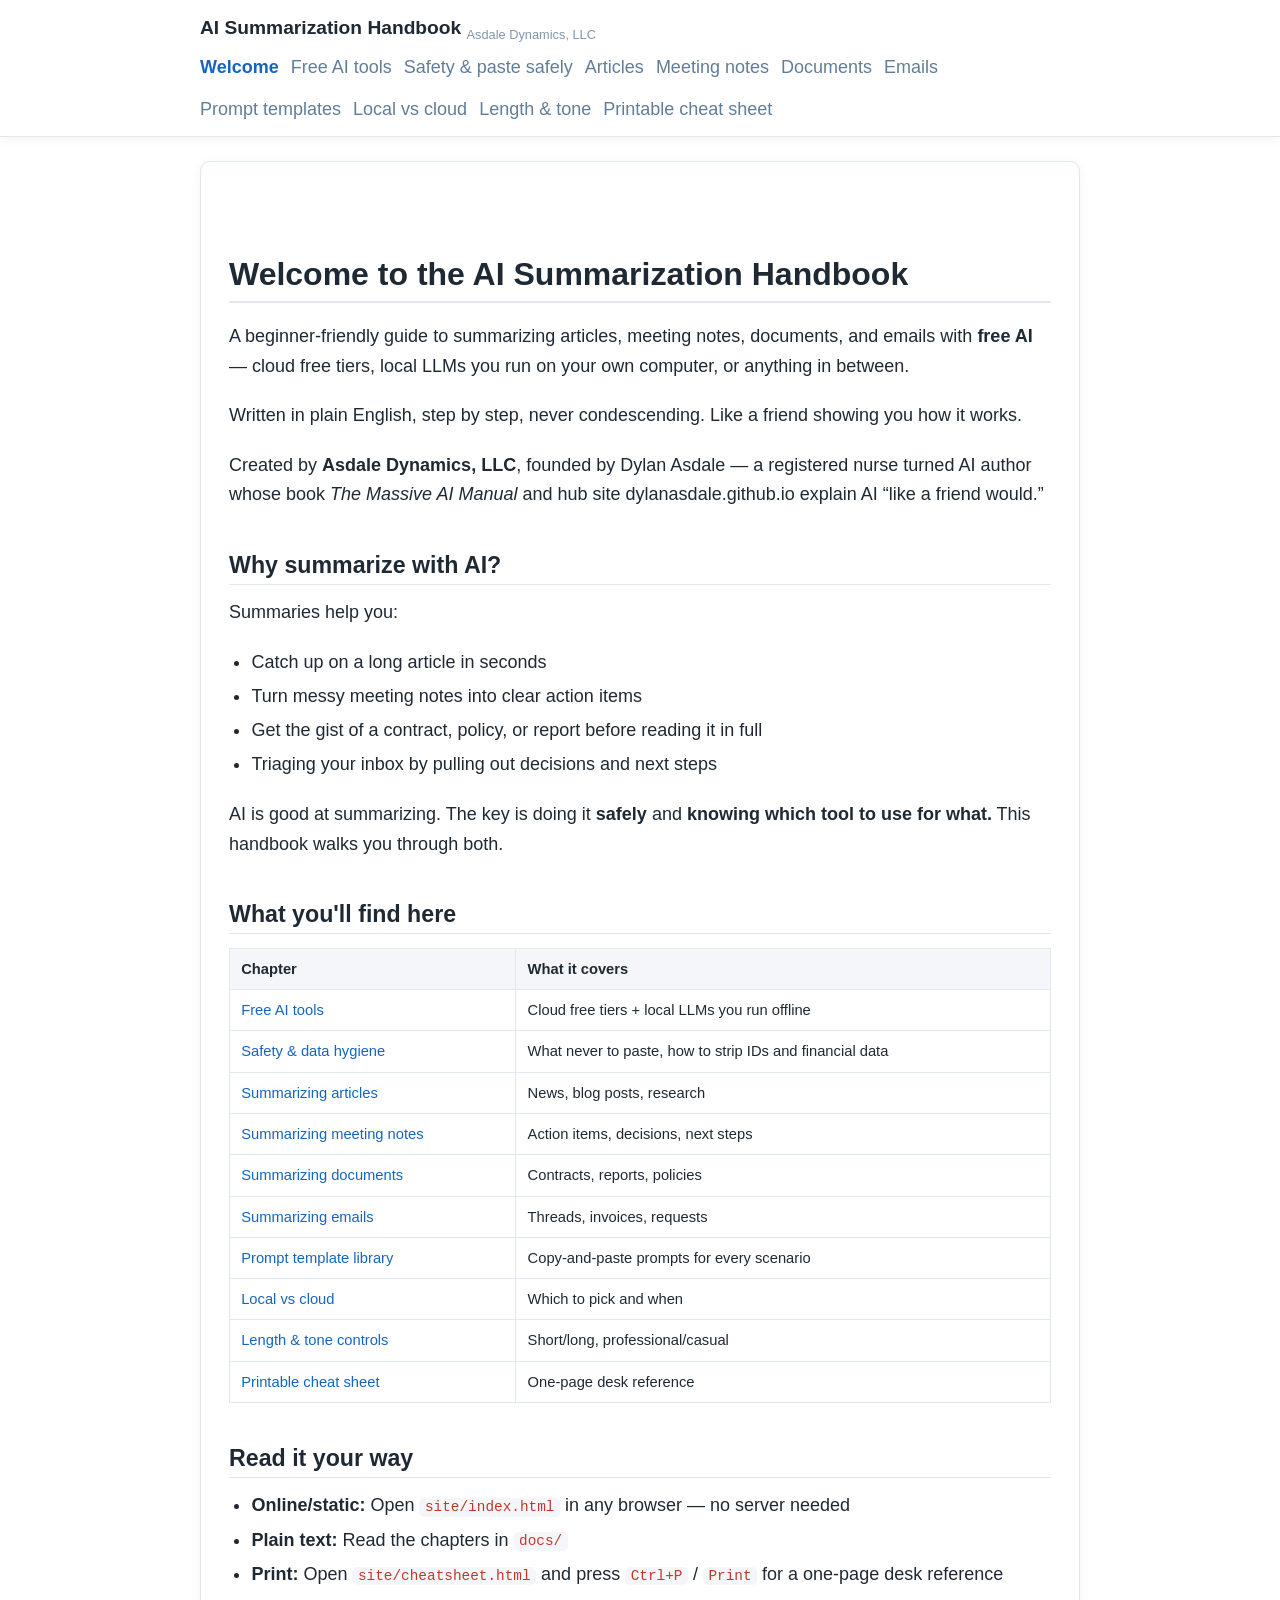
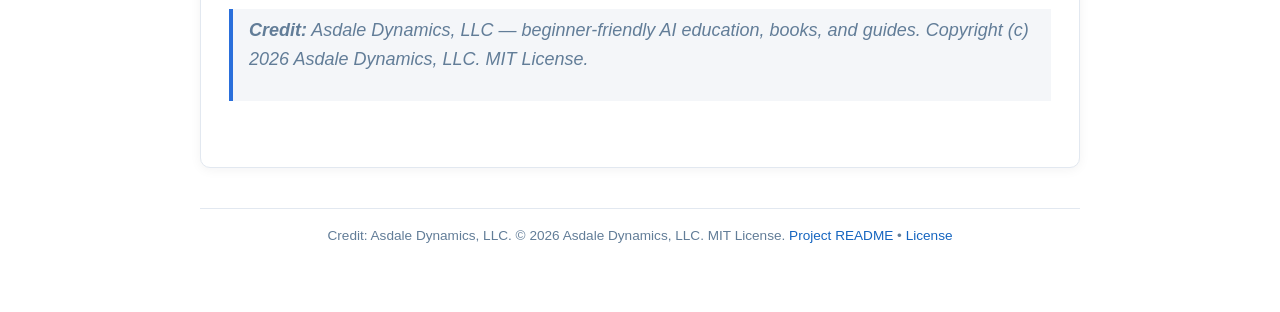
<file: site/index.html>
<!DOCTYPE html>
<html lang="en">
<head>
<meta charset="utf-8">
<meta name="viewport" content="width=device-width, initial-scale=1">
<title>Welcome — AI Summarization Handbook</title>
<link rel="stylesheet" href="static/style.css">
<link rel="stylesheet" href="static/print.css" media="print">
</head>
<body>
<header class="site-header">
  <div class="inner">
    <h1><a href="index.html">AI Summarization Handbook</a> <sub>Asdale Dynamics, LLC</sub></h1>
    <nav class="site-nav">
  <ul>
        <li><a href="index.html" class="active">Welcome</a></li>
    <li><a href="free-tools.html">Free AI tools</a></li>
    <li><a href="safety.html">Safety & paste safely</a></li>
    <li><a href="articles.html">Articles</a></li>
    <li><a href="meeting-notes.html">Meeting notes</a></li>
    <li><a href="documents.html">Documents</a></li>
    <li><a href="emails.html">Emails</a></li>
    <li><a href="prompt-templates.html">Prompt templates</a></li>
    <li><a href="local-vs-cloud.html">Local vs cloud</a></li>
    <li><a href="length-tone.html">Length & tone</a></li>
    <li><a href="cheatsheet.html">Printable cheat sheet</a></li>
  </ul>
</nav>
  </div>
</header>
<main class="container">
  <article class="">
    <h1 id="welcome-to-the-ai-summarization-handbook">Welcome to the AI Summarization Handbook</h1>
<p>A beginner-friendly guide to summarizing articles, meeting notes, documents, and emails with <strong>free AI</strong> — cloud free tiers, local LLMs you run on your own computer, or anything in between.</p>
<p>Written in plain English, step by step, never condescending. Like a friend showing you how it works.</p>
<p>Created by <strong>Asdale Dynamics, LLC</strong>, founded by Dylan Asdale — a registered nurse turned AI author whose book <em>The Massive AI Manual</em> and hub site dylanasdale.github.io explain AI “like a friend would.”</p>
<h2 id="why-summarize-with-ai">Why summarize with AI?</h2>
<p>Summaries help you:</p>
<ul>
<li>Catch up on a long article in seconds</li>
<li>Turn messy meeting notes into clear action items</li>
<li>Get the gist of a contract, policy, or report before reading it in full</li>
<li>Triaging your inbox by pulling out decisions and next steps</li>
</ul>
<p>AI is good at summarizing. The key is doing it <strong>safely</strong> and <strong>knowing which tool to use for what.</strong> This handbook walks you through both.</p>
<h2 id="what-youll-find-here">What you'll find here</h2>
<table>
<thead>
<tr>
<th>Chapter</th>
<th>What it covers</th>
</tr>
</thead>
<tbody>
<tr>
<td><a href="free-tools.html">Free AI tools</a></td>
<td>Cloud free tiers + local LLMs you run offline</td>
</tr>
<tr>
<td><a href="safety.html">Safety &amp; data hygiene</a></td>
<td>What never to paste, how to strip IDs and financial data</td>
</tr>
<tr>
<td><a href="articles.html">Summarizing articles</a></td>
<td>News, blog posts, research</td>
</tr>
<tr>
<td><a href="meeting-notes.html">Summarizing meeting notes</a></td>
<td>Action items, decisions, next steps</td>
</tr>
<tr>
<td><a href="documents.html">Summarizing documents</a></td>
<td>Contracts, reports, policies</td>
</tr>
<tr>
<td><a href="emails.html">Summarizing emails</a></td>
<td>Threads, invoices, requests</td>
</tr>
<tr>
<td><a href="prompt-templates.html">Prompt template library</a></td>
<td>Copy-and-paste prompts for every scenario</td>
</tr>
<tr>
<td><a href="local-vs-cloud.html">Local vs cloud</a></td>
<td>Which to pick and when</td>
</tr>
<tr>
<td><a href="length-tone.html">Length &amp; tone controls</a></td>
<td>Short/long, professional/casual</td>
</tr>
<tr>
<td><a href="cheatsheet.html">Printable cheat sheet</a></td>
<td>One-page desk reference</td>
</tr>
</tbody>
</table>
<h2 id="read-it-your-way">Read it your way</h2>
<ul>
<li><strong>Online/static:</strong> Open <code>site/index.html</code> in any browser — no server needed</li>
<li><strong>Plain text:</strong> Read the chapters in <code>docs/</code></li>
<li><strong>Print:</strong> Open <code>site/cheatsheet.html</code> and press <code>Ctrl+P</code> / <code>Print</code> for a one-page desk reference</li>
</ul>
<blockquote>
<p><strong>Credit:</strong> Asdale Dynamics, LLC — beginner-friendly AI education, books, and guides. Copyright (c) 2026 Asdale Dynamics, LLC. MIT License.</p>
</blockquote>
  </article>
  <div class="copyright">
    Credit: Asdale Dynamics, LLC. &copy; 2026 Asdale Dynamics, LLC.
    MIT License. <a href="../README.md">Project README</a> &bull;
    <a href="../LICENSE">License</a>
  </div>
</main>
</body>
</html>
</file>
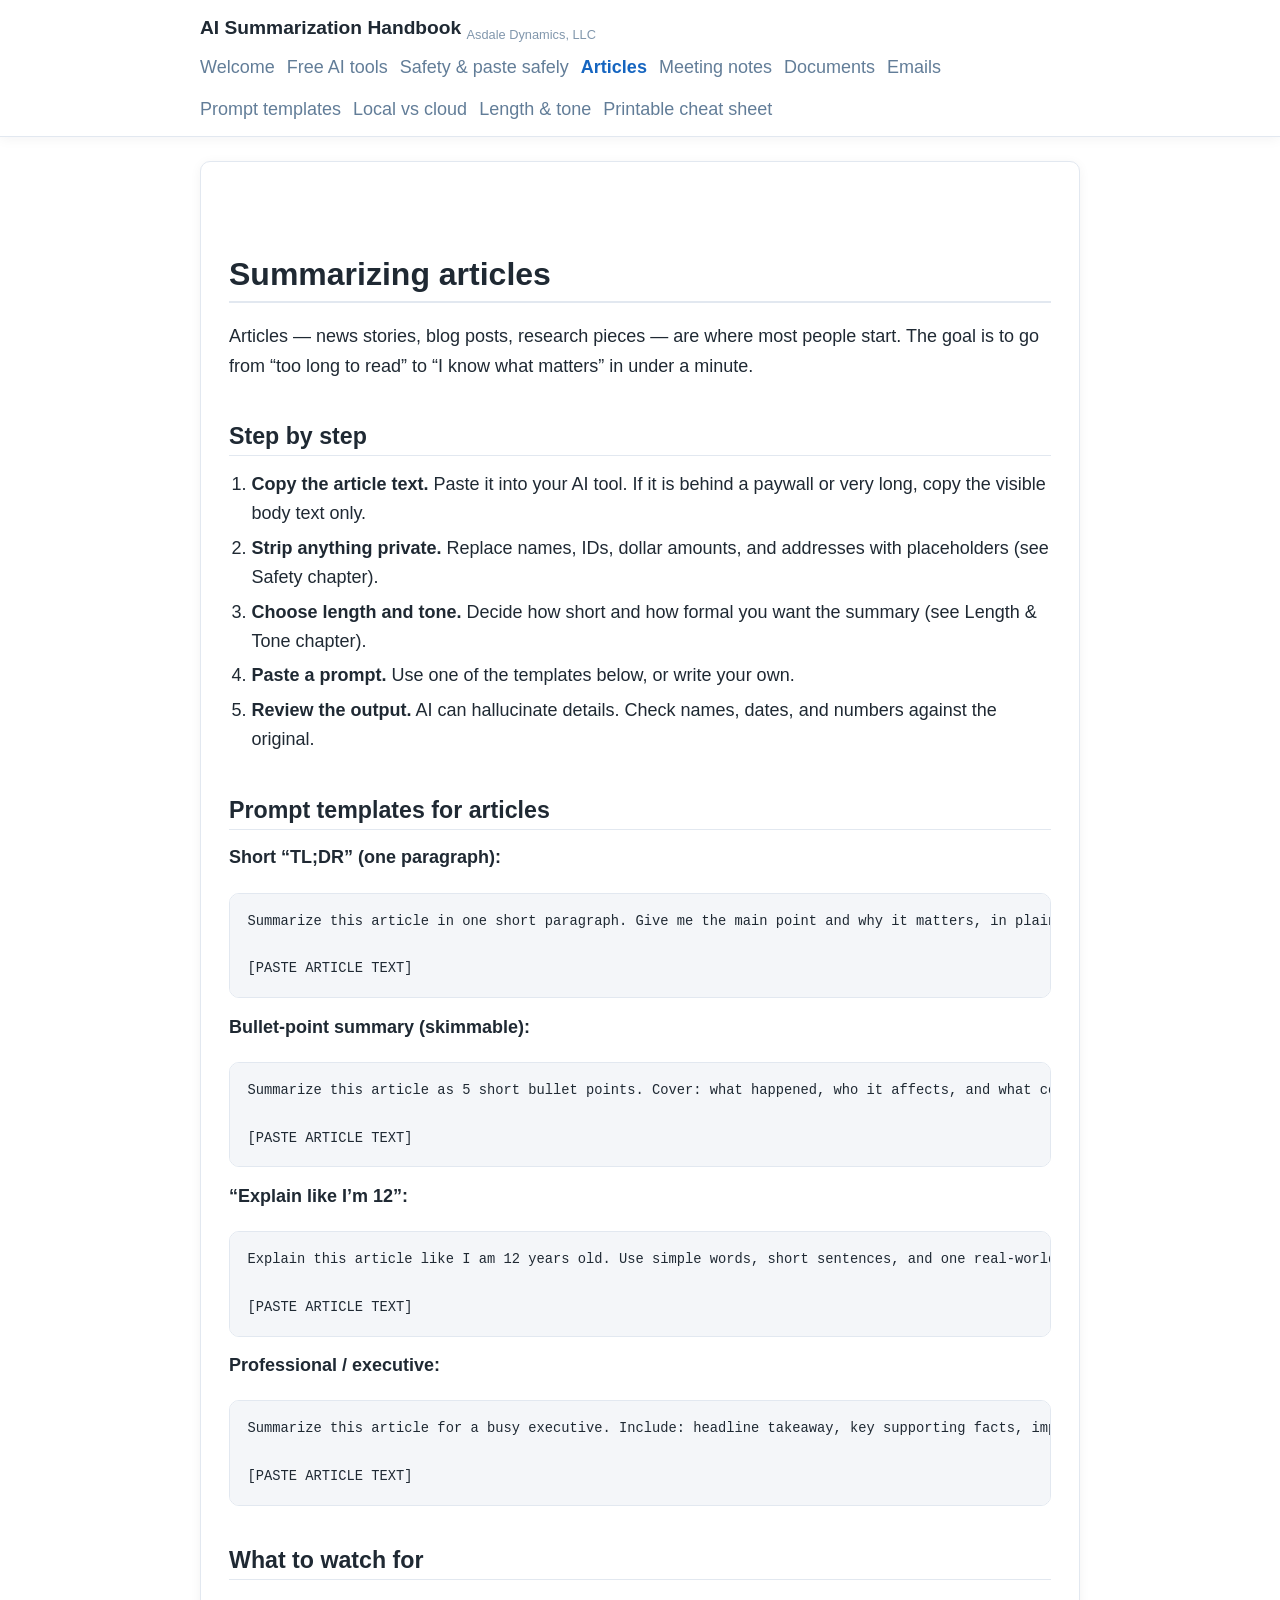
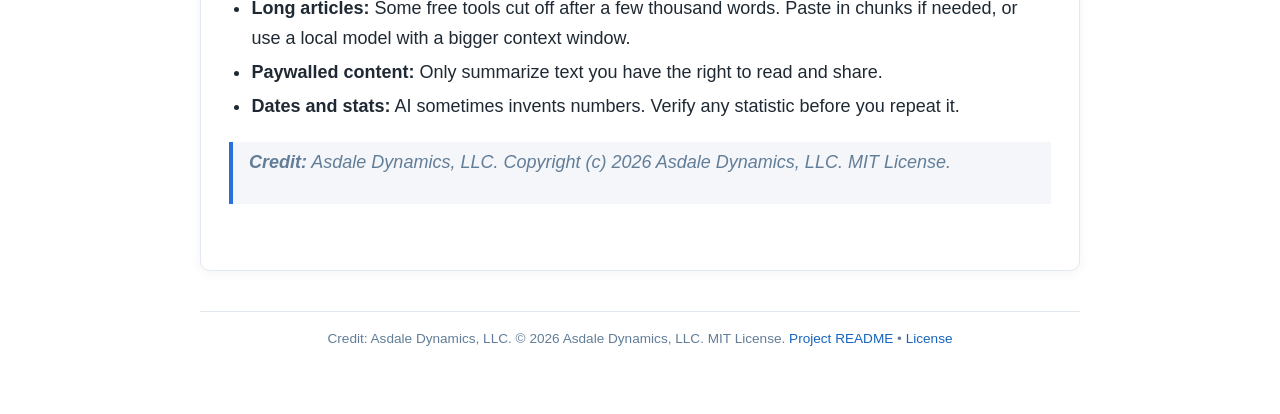
<file: site/articles.html>
<!DOCTYPE html>
<html lang="en">
<head>
<meta charset="utf-8">
<meta name="viewport" content="width=device-width, initial-scale=1">
<title>Articles — AI Summarization Handbook</title>
<link rel="stylesheet" href="static/style.css">
<link rel="stylesheet" href="static/print.css" media="print">
</head>
<body>
<header class="site-header">
  <div class="inner">
    <h1><a href="index.html">AI Summarization Handbook</a> <sub>Asdale Dynamics, LLC</sub></h1>
    <nav class="site-nav">
  <ul>
        <li><a href="index.html">Welcome</a></li>
    <li><a href="free-tools.html">Free AI tools</a></li>
    <li><a href="safety.html">Safety & paste safely</a></li>
    <li><a href="articles.html" class="active">Articles</a></li>
    <li><a href="meeting-notes.html">Meeting notes</a></li>
    <li><a href="documents.html">Documents</a></li>
    <li><a href="emails.html">Emails</a></li>
    <li><a href="prompt-templates.html">Prompt templates</a></li>
    <li><a href="local-vs-cloud.html">Local vs cloud</a></li>
    <li><a href="length-tone.html">Length & tone</a></li>
    <li><a href="cheatsheet.html">Printable cheat sheet</a></li>
  </ul>
</nav>
  </div>
</header>
<main class="container">
  <article class="">
    <h1 id="summarizing-articles">Summarizing articles</h1>
<p>Articles — news stories, blog posts, research pieces — are where most people start. The goal is to go from “too long to read” to “I know what matters” in under a minute.</p>
<h2 id="step-by-step">Step by step</h2>
<ol>
<li><strong>Copy the article text.</strong> Paste it into your AI tool. If it is behind a paywall or very long, copy the visible body text only.</li>
<li><strong>Strip anything private.</strong> Replace names, IDs, dollar amounts, and addresses with placeholders (see Safety chapter).</li>
<li><strong>Choose length and tone.</strong> Decide how short and how formal you want the summary (see Length &amp; Tone chapter).</li>
<li><strong>Paste a prompt.</strong> Use one of the templates below, or write your own.</li>
<li><strong>Review the output.</strong> AI can hallucinate details. Check names, dates, and numbers against the original.</li>
</ol>
<h2 id="prompt-templates-for-articles">Prompt templates for articles</h2>
<p><strong>Short “TL;DR” (one paragraph):</strong></p>
<pre><code>Summarize this article in one short paragraph. Give me the main point and why it matters, in plain English.

[PASTE ARTICLE TEXT]
</code></pre>
<p><strong>Bullet-point summary (skimmable):</strong></p>
<pre><code>Summarize this article as 5 short bullet points. Cover: what happened, who it affects, and what comes next. Plain English, no jargon.

[PASTE ARTICLE TEXT]
</code></pre>
<p><strong>“Explain like I’m 12”:</strong></p>
<pre><code>Explain this article like I am 12 years old. Use simple words, short sentences, and one real-world analogy. No jargon.

[PASTE ARTICLE TEXT]
</code></pre>
<p><strong>Professional / executive:</strong></p>
<pre><code>Summarize this article for a busy executive. Include: headline takeaway, key supporting facts, implications, and recommended next action. Professional tone, max 200 words.

[PASTE ARTICLE TEXT]
</code></pre>
<h2 id="what-to-watch-for">What to watch for</h2>
<ul>
<li><strong>Long articles:</strong> Some free tools cut off after a few thousand words. Paste in chunks if needed, or use a local model with a bigger context window.</li>
<li><strong>Paywalled content:</strong> Only summarize text you have the right to read and share.</li>
<li><strong>Dates and stats:</strong> AI sometimes invents numbers. Verify any statistic before you repeat it.</li>
</ul>
<blockquote>
<p><strong>Credit:</strong> Asdale Dynamics, LLC. Copyright (c) 2026 Asdale Dynamics, LLC. MIT License.</p>
</blockquote>
  </article>
  <div class="copyright">
    Credit: Asdale Dynamics, LLC. &copy; 2026 Asdale Dynamics, LLC.
    MIT License. <a href="../README.md">Project README</a> &bull;
    <a href="../LICENSE">License</a>
  </div>
</main>
</body>
</html>
</file>
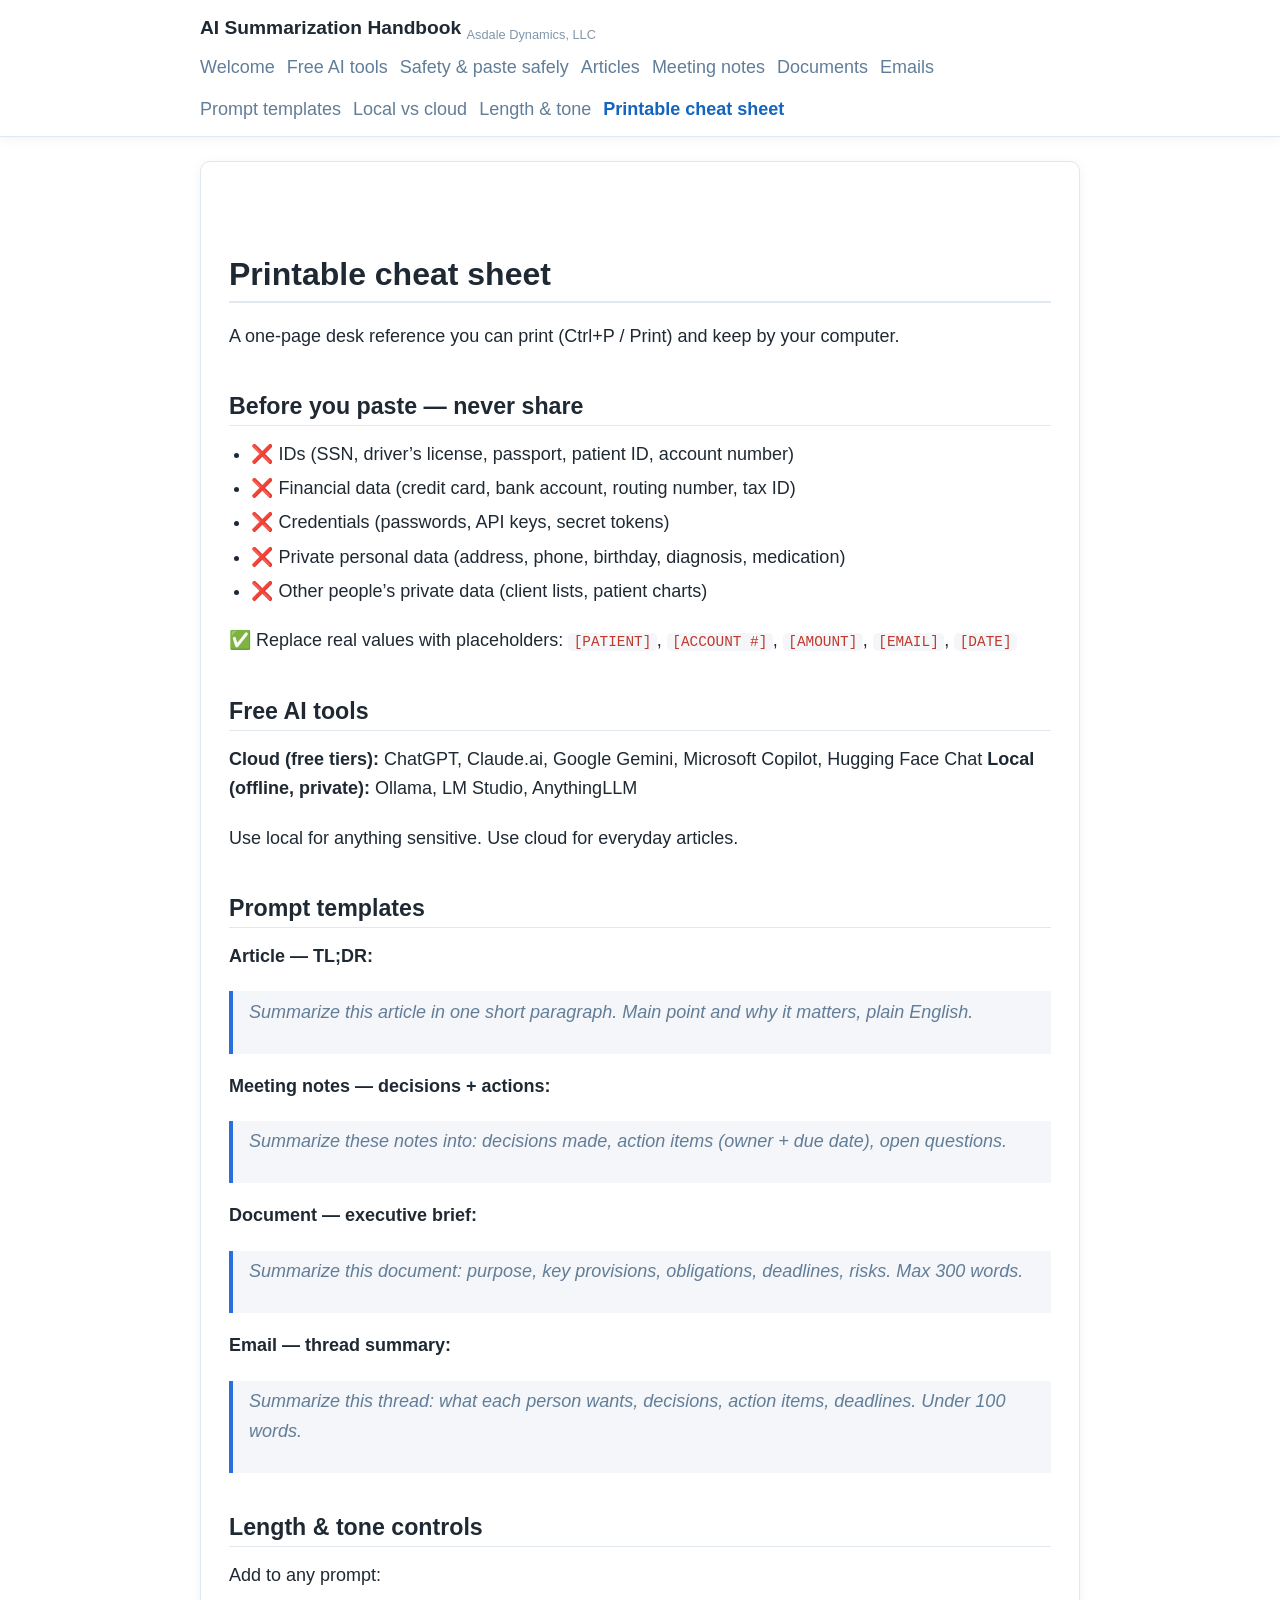
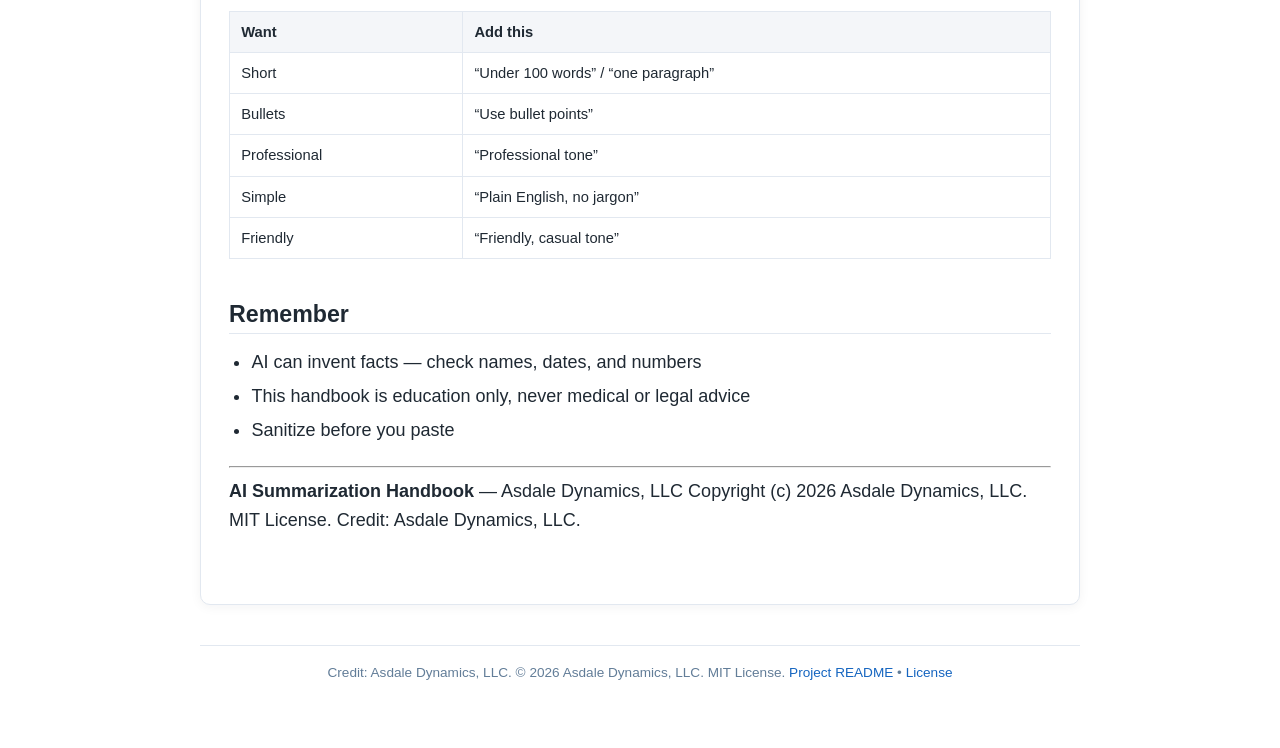
<file: site/cheatsheet.html>
<!DOCTYPE html>
<html lang="en">
<head>
<meta charset="utf-8">
<meta name="viewport" content="width=device-width, initial-scale=1">
<title>Printable cheat sheet — AI Summarization Handbook</title>
<link rel="stylesheet" href="static/style.css">
<link rel="stylesheet" href="static/print.css" media="print">
</head>
<body>
<header class="site-header">
  <div class="inner">
    <h1><a href="index.html">AI Summarization Handbook</a> <sub>Asdale Dynamics, LLC</sub></h1>
    <nav class="site-nav">
  <ul>
        <li><a href="index.html">Welcome</a></li>
    <li><a href="free-tools.html">Free AI tools</a></li>
    <li><a href="safety.html">Safety & paste safely</a></li>
    <li><a href="articles.html">Articles</a></li>
    <li><a href="meeting-notes.html">Meeting notes</a></li>
    <li><a href="documents.html">Documents</a></li>
    <li><a href="emails.html">Emails</a></li>
    <li><a href="prompt-templates.html">Prompt templates</a></li>
    <li><a href="local-vs-cloud.html">Local vs cloud</a></li>
    <li><a href="length-tone.html">Length & tone</a></li>
    <li><a href="cheatsheet.html" class="active">Printable cheat sheet</a></li>
  </ul>
</nav>
  </div>
</header>
<main class="container">
  <article class="print-cheatsheet">
    <h1 id="printable-cheat-sheet">Printable cheat sheet</h1>
<p>A one-page desk reference you can print (Ctrl+P / Print) and keep by your computer.</p>
<h2 id="before-you-paste-never-share">Before you paste — never share</h2>
<ul>
<li>❌ IDs (SSN, driver’s license, passport, patient ID, account number)</li>
<li>❌ Financial data (credit card, bank account, routing number, tax ID)</li>
<li>❌ Credentials (passwords, API keys, secret tokens)</li>
<li>❌ Private personal data (address, phone, birthday, diagnosis, medication)</li>
<li>❌ Other people’s private data (client lists, patient charts)</li>
</ul>
<p>✅ Replace real values with placeholders: <code>[PATIENT]</code>, <code>[ACCOUNT #]</code>, <code>[AMOUNT]</code>, <code>[EMAIL]</code>, <code>[DATE]</code></p>
<h2 id="free-ai-tools">Free AI tools</h2>
<p><strong>Cloud (free tiers):</strong> ChatGPT, Claude.ai, Google Gemini, Microsoft Copilot, Hugging Face Chat
<strong>Local (offline, private):</strong> Ollama, LM Studio, AnythingLLM</p>
<p>Use local for anything sensitive. Use cloud for everyday articles.</p>
<h2 id="prompt-templates">Prompt templates</h2>
<p><strong>Article — TL;DR:</strong></p>
<blockquote>
<p>Summarize this article in one short paragraph. Main point and why it matters, plain English.</p>
</blockquote>
<p><strong>Meeting notes — decisions + actions:</strong></p>
<blockquote>
<p>Summarize these notes into: decisions made, action items (owner + due date), open questions.</p>
</blockquote>
<p><strong>Document — executive brief:</strong></p>
<blockquote>
<p>Summarize this document: purpose, key provisions, obligations, deadlines, risks. Max 300 words.</p>
</blockquote>
<p><strong>Email — thread summary:</strong></p>
<blockquote>
<p>Summarize this thread: what each person wants, decisions, action items, deadlines. Under 100 words.</p>
</blockquote>
<h2 id="length-tone-controls">Length &amp; tone controls</h2>
<p>Add to any prompt:</p>
<table>
<thead>
<tr>
<th>Want</th>
<th>Add this</th>
</tr>
</thead>
<tbody>
<tr>
<td>Short</td>
<td>“Under 100 words” / “one paragraph”</td>
</tr>
<tr>
<td>Bullets</td>
<td>“Use bullet points”</td>
</tr>
<tr>
<td>Professional</td>
<td>“Professional tone”</td>
</tr>
<tr>
<td>Simple</td>
<td>“Plain English, no jargon”</td>
</tr>
<tr>
<td>Friendly</td>
<td>“Friendly, casual tone”</td>
</tr>
</tbody>
</table>
<h2 id="remember">Remember</h2>
<ul>
<li>AI can invent facts — check names, dates, and numbers</li>
<li>This handbook is education only, never medical or legal advice</li>
<li>Sanitize before you paste</li>
</ul>
<hr />
<p><strong>AI Summarization Handbook</strong> — Asdale Dynamics, LLC
Copyright (c) 2026 Asdale Dynamics, LLC. MIT License.
Credit: Asdale Dynamics, LLC.</p>
  </article>
  <div class="copyright">
    Credit: Asdale Dynamics, LLC. &copy; 2026 Asdale Dynamics, LLC.
    MIT License. <a href="../README.md">Project README</a> &bull;
    <a href="../LICENSE">License</a>
  </div>
</main>
</body>
</html>
</file>
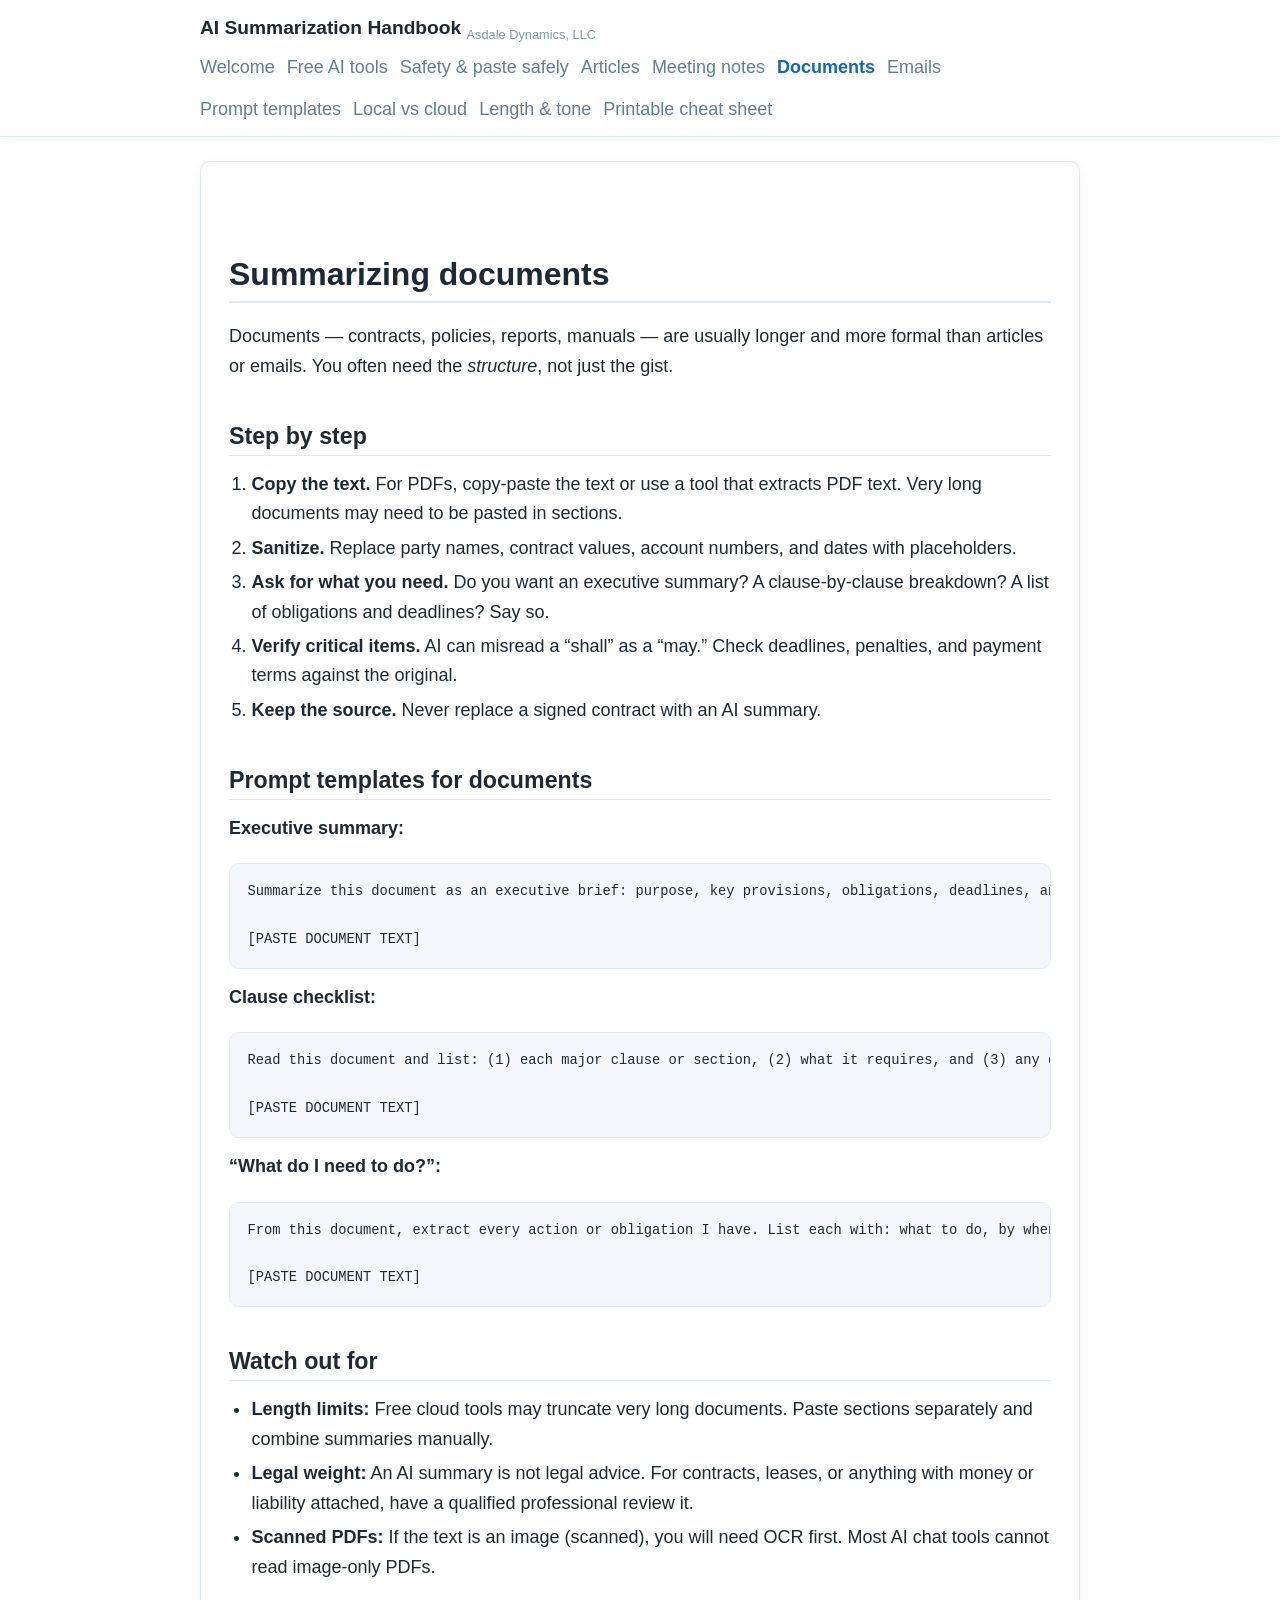
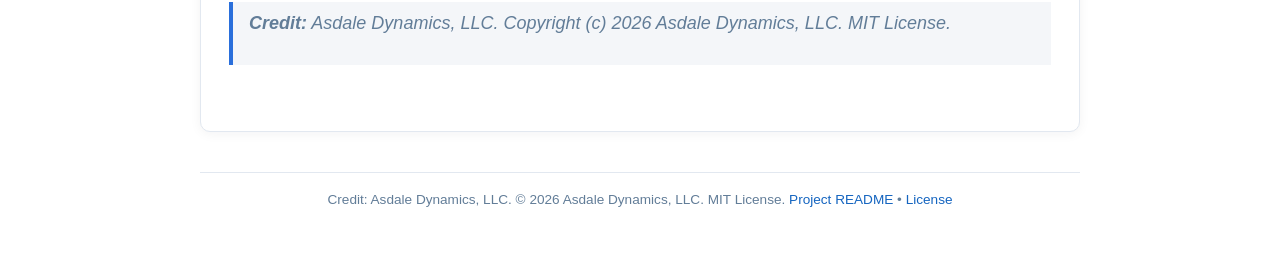
<file: site/documents.html>
<!DOCTYPE html>
<html lang="en">
<head>
<meta charset="utf-8">
<meta name="viewport" content="width=device-width, initial-scale=1">
<title>Documents — AI Summarization Handbook</title>
<link rel="stylesheet" href="static/style.css">
<link rel="stylesheet" href="static/print.css" media="print">
</head>
<body>
<header class="site-header">
  <div class="inner">
    <h1><a href="index.html">AI Summarization Handbook</a> <sub>Asdale Dynamics, LLC</sub></h1>
    <nav class="site-nav">
  <ul>
        <li><a href="index.html">Welcome</a></li>
    <li><a href="free-tools.html">Free AI tools</a></li>
    <li><a href="safety.html">Safety & paste safely</a></li>
    <li><a href="articles.html">Articles</a></li>
    <li><a href="meeting-notes.html">Meeting notes</a></li>
    <li><a href="documents.html" class="active">Documents</a></li>
    <li><a href="emails.html">Emails</a></li>
    <li><a href="prompt-templates.html">Prompt templates</a></li>
    <li><a href="local-vs-cloud.html">Local vs cloud</a></li>
    <li><a href="length-tone.html">Length & tone</a></li>
    <li><a href="cheatsheet.html">Printable cheat sheet</a></li>
  </ul>
</nav>
  </div>
</header>
<main class="container">
  <article class="">
    <h1 id="summarizing-documents">Summarizing documents</h1>
<p>Documents — contracts, policies, reports, manuals — are usually longer and more formal than articles or emails. You often need the <em>structure</em>, not just the gist.</p>
<h2 id="step-by-step">Step by step</h2>
<ol>
<li><strong>Copy the text.</strong> For PDFs, copy-paste the text or use a tool that extracts PDF text. Very long documents may need to be pasted in sections.</li>
<li><strong>Sanitize.</strong> Replace party names, contract values, account numbers, and dates with placeholders.</li>
<li><strong>Ask for what you need.</strong> Do you want an executive summary? A clause-by-clause breakdown? A list of obligations and deadlines? Say so.</li>
<li><strong>Verify critical items.</strong> AI can misread a “shall” as a “may.” Check deadlines, penalties, and payment terms against the original.</li>
<li><strong>Keep the source.</strong> Never replace a signed contract with an AI summary.</li>
</ol>
<h2 id="prompt-templates-for-documents">Prompt templates for documents</h2>
<p><strong>Executive summary:</strong></p>
<pre><code>Summarize this document as an executive brief: purpose, key provisions, obligations, deadlines, and risks. Professional tone, max 300 words.

[PASTE DOCUMENT TEXT]
</code></pre>
<p><strong>Clause checklist:</strong></p>
<pre><code>Read this document and list: (1) each major clause or section, (2) what it requires, and (3) any deadlines or dates. Use plain English. Flag anything unusual.

[PASTE DOCUMENT TEXT]
</code></pre>
<p><strong>“What do I need to do?”:</strong></p>
<pre><code>From this document, extract every action or obligation I have. List each with: what to do, by when, and any penalty for missing it. If unclear, say [UNCLEAR].

[PASTE DOCUMENT TEXT]
</code></pre>
<h2 id="watch-out-for">Watch out for</h2>
<ul>
<li><strong>Length limits:</strong> Free cloud tools may truncate very long documents. Paste sections separately and combine summaries manually.</li>
<li><strong>Legal weight:</strong> An AI summary is not legal advice. For contracts, leases, or anything with money or liability attached, have a qualified professional review it.</li>
<li><strong>Scanned PDFs:</strong> If the text is an image (scanned), you will need OCR first. Most AI chat tools cannot read image-only PDFs.</li>
</ul>
<blockquote>
<p><strong>Credit:</strong> Asdale Dynamics, LLC. Copyright (c) 2026 Asdale Dynamics, LLC. MIT License.</p>
</blockquote>
  </article>
  <div class="copyright">
    Credit: Asdale Dynamics, LLC. &copy; 2026 Asdale Dynamics, LLC.
    MIT License. <a href="../README.md">Project README</a> &bull;
    <a href="../LICENSE">License</a>
  </div>
</main>
</body>
</html>
</file>
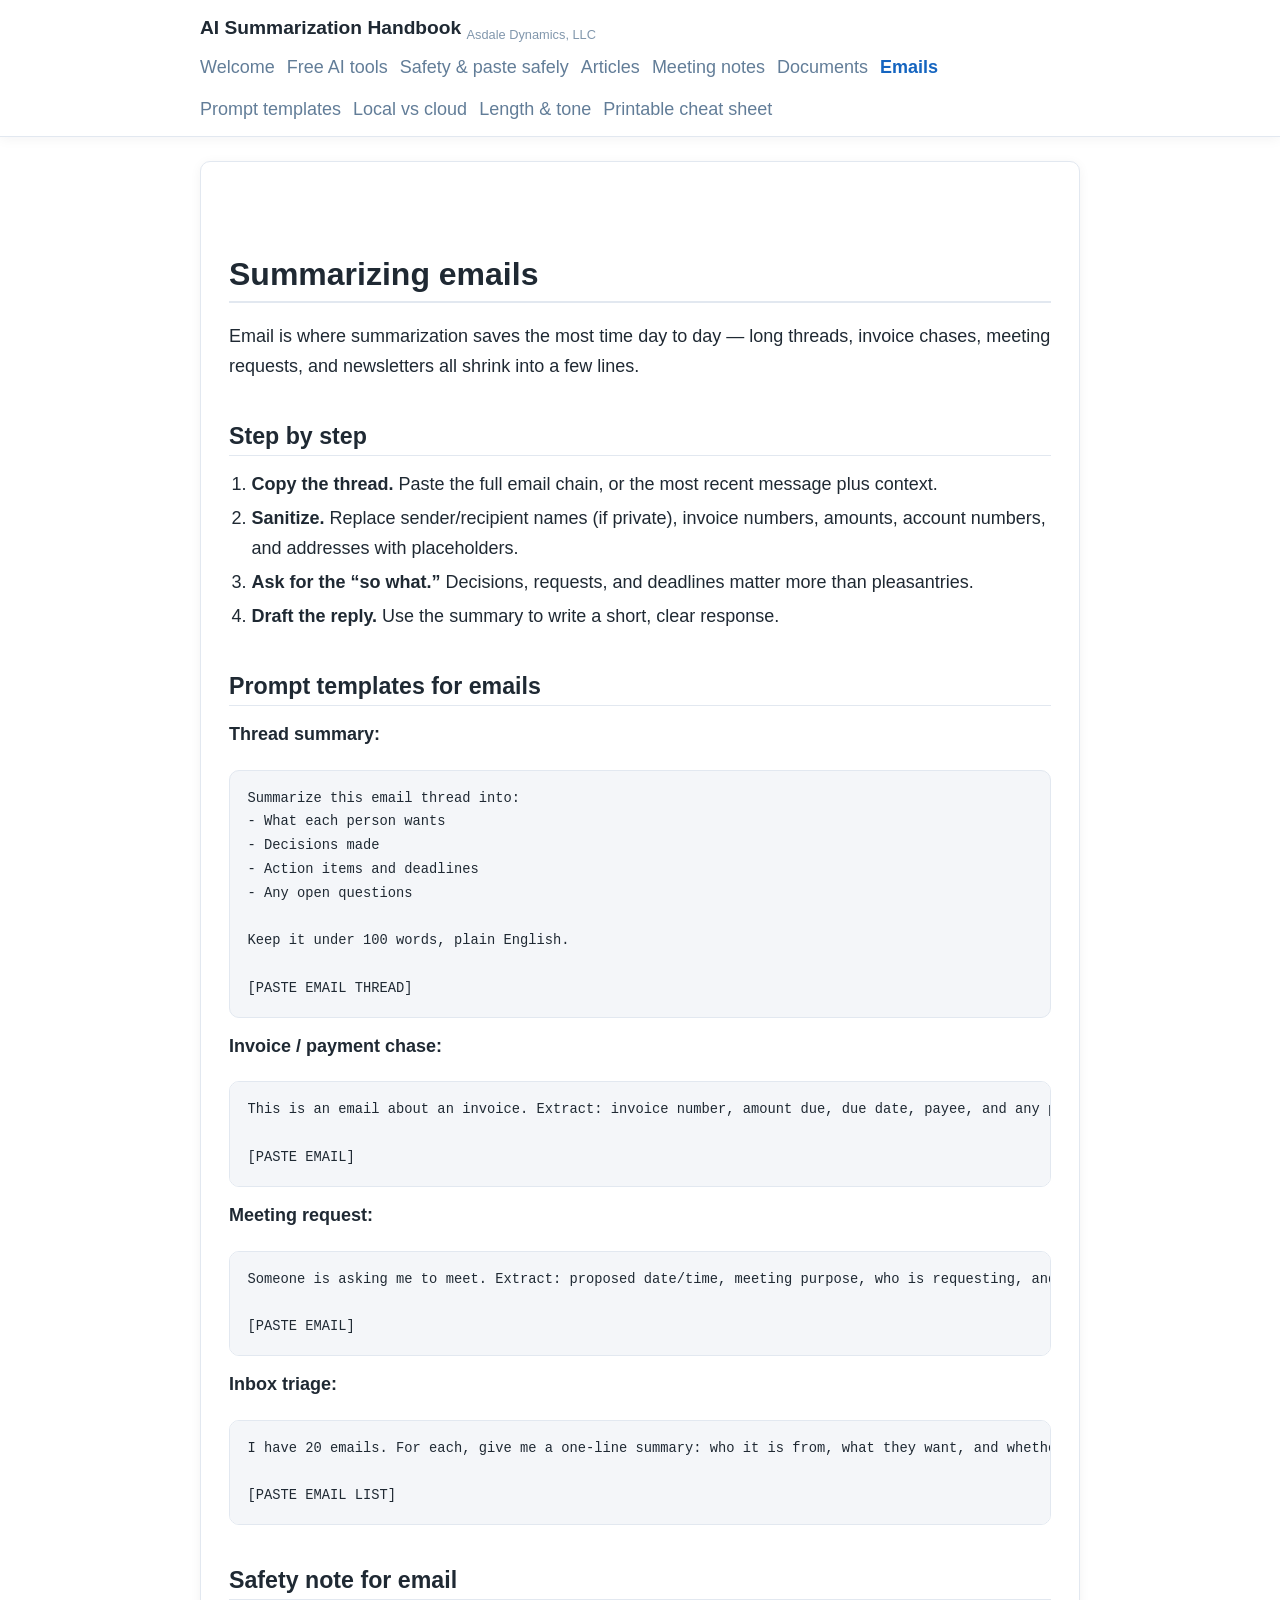
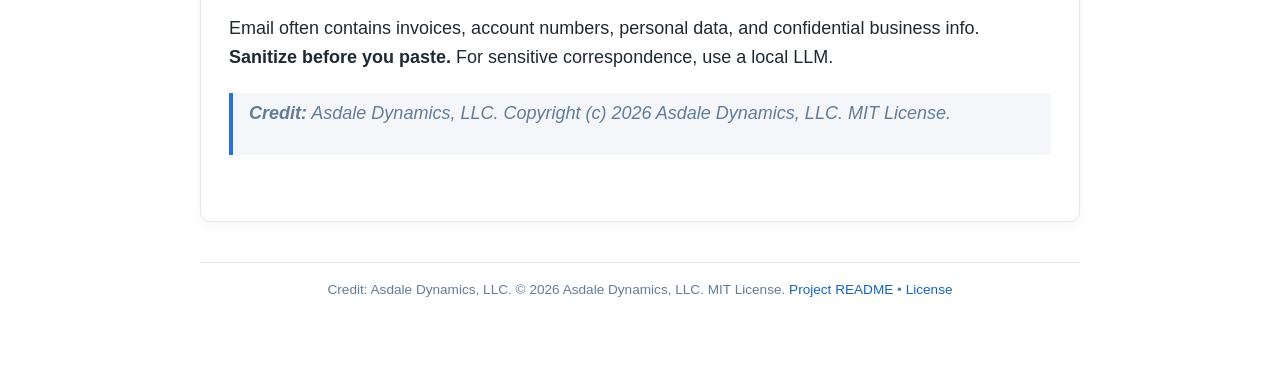
<file: site/emails.html>
<!DOCTYPE html>
<html lang="en">
<head>
<meta charset="utf-8">
<meta name="viewport" content="width=device-width, initial-scale=1">
<title>Emails — AI Summarization Handbook</title>
<link rel="stylesheet" href="static/style.css">
<link rel="stylesheet" href="static/print.css" media="print">
</head>
<body>
<header class="site-header">
  <div class="inner">
    <h1><a href="index.html">AI Summarization Handbook</a> <sub>Asdale Dynamics, LLC</sub></h1>
    <nav class="site-nav">
  <ul>
        <li><a href="index.html">Welcome</a></li>
    <li><a href="free-tools.html">Free AI tools</a></li>
    <li><a href="safety.html">Safety & paste safely</a></li>
    <li><a href="articles.html">Articles</a></li>
    <li><a href="meeting-notes.html">Meeting notes</a></li>
    <li><a href="documents.html">Documents</a></li>
    <li><a href="emails.html" class="active">Emails</a></li>
    <li><a href="prompt-templates.html">Prompt templates</a></li>
    <li><a href="local-vs-cloud.html">Local vs cloud</a></li>
    <li><a href="length-tone.html">Length & tone</a></li>
    <li><a href="cheatsheet.html">Printable cheat sheet</a></li>
  </ul>
</nav>
  </div>
</header>
<main class="container">
  <article class="">
    <h1 id="summarizing-emails">Summarizing emails</h1>
<p>Email is where summarization saves the most time day to day — long threads, invoice chases, meeting requests, and newsletters all shrink into a few lines.</p>
<h2 id="step-by-step">Step by step</h2>
<ol>
<li><strong>Copy the thread.</strong> Paste the full email chain, or the most recent message plus context.</li>
<li><strong>Sanitize.</strong> Replace sender/recipient names (if private), invoice numbers, amounts, account numbers, and addresses with placeholders.</li>
<li><strong>Ask for the “so what.”</strong> Decisions, requests, and deadlines matter more than pleasantries.</li>
<li><strong>Draft the reply.</strong> Use the summary to write a short, clear response.</li>
</ol>
<h2 id="prompt-templates-for-emails">Prompt templates for emails</h2>
<p><strong>Thread summary:</strong></p>
<pre><code>Summarize this email thread into:
- What each person wants
- Decisions made
- Action items and deadlines
- Any open questions

Keep it under 100 words, plain English.

[PASTE EMAIL THREAD]
</code></pre>
<p><strong>Invoice / payment chase:</strong></p>
<pre><code>This is an email about an invoice. Extract: invoice number, amount due, due date, payee, and any payment instructions. Flag anything missing. Plain English.

[PASTE EMAIL]
</code></pre>
<p><strong>Meeting request:</strong></p>
<pre><code>Someone is asking me to meet. Extract: proposed date/time, meeting purpose, who is requesting, and how long they want. Draft a short, polite reply accepting or proposing a new time.

[PASTE EMAIL]
</code></pre>
<p><strong>Inbox triage:</strong></p>
<pre><code>I have 20 emails. For each, give me a one-line summary: who it is from, what they want, and whether it needs action today. Plain English.

[PASTE EMAIL LIST]
</code></pre>
<h2 id="safety-note-for-email">Safety note for email</h2>
<p>Email often contains invoices, account numbers, personal data, and confidential business info. <strong>Sanitize before you paste.</strong> For sensitive correspondence, use a local LLM.</p>
<blockquote>
<p><strong>Credit:</strong> Asdale Dynamics, LLC. Copyright (c) 2026 Asdale Dynamics, LLC. MIT License.</p>
</blockquote>
  </article>
  <div class="copyright">
    Credit: Asdale Dynamics, LLC. &copy; 2026 Asdale Dynamics, LLC.
    MIT License. <a href="../README.md">Project README</a> &bull;
    <a href="../LICENSE">License</a>
  </div>
</main>
</body>
</html>
</file>
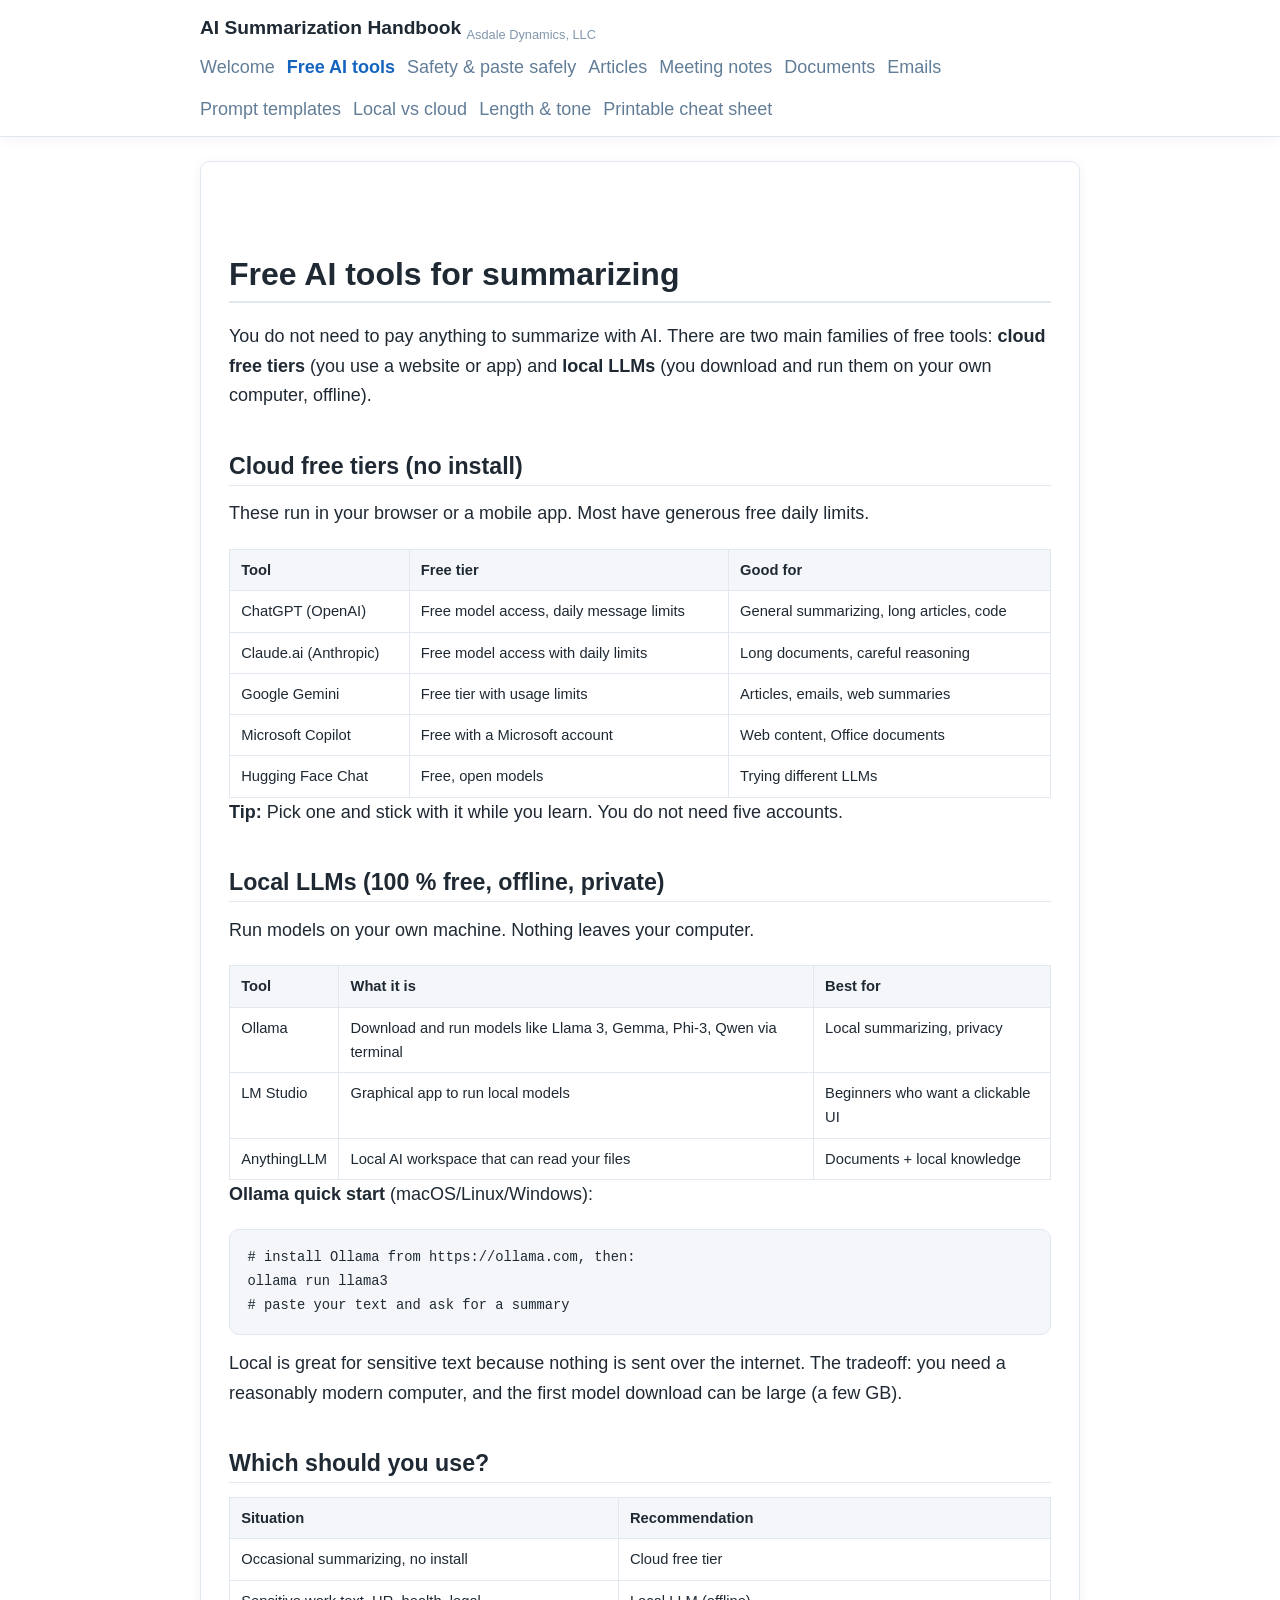
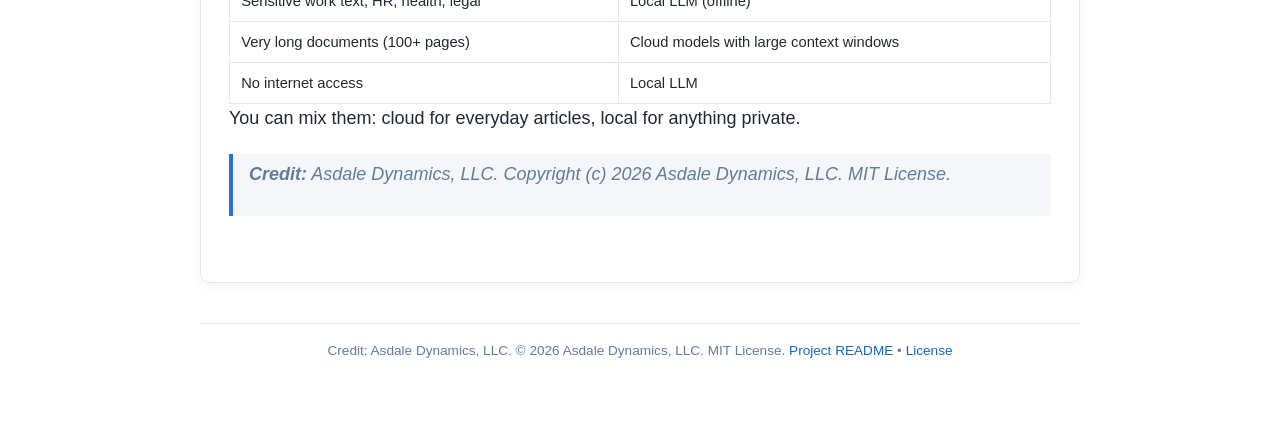
<file: site/free-tools.html>
<!DOCTYPE html>
<html lang="en">
<head>
<meta charset="utf-8">
<meta name="viewport" content="width=device-width, initial-scale=1">
<title>Free AI tools — AI Summarization Handbook</title>
<link rel="stylesheet" href="static/style.css">
<link rel="stylesheet" href="static/print.css" media="print">
</head>
<body>
<header class="site-header">
  <div class="inner">
    <h1><a href="index.html">AI Summarization Handbook</a> <sub>Asdale Dynamics, LLC</sub></h1>
    <nav class="site-nav">
  <ul>
        <li><a href="index.html">Welcome</a></li>
    <li><a href="free-tools.html" class="active">Free AI tools</a></li>
    <li><a href="safety.html">Safety & paste safely</a></li>
    <li><a href="articles.html">Articles</a></li>
    <li><a href="meeting-notes.html">Meeting notes</a></li>
    <li><a href="documents.html">Documents</a></li>
    <li><a href="emails.html">Emails</a></li>
    <li><a href="prompt-templates.html">Prompt templates</a></li>
    <li><a href="local-vs-cloud.html">Local vs cloud</a></li>
    <li><a href="length-tone.html">Length & tone</a></li>
    <li><a href="cheatsheet.html">Printable cheat sheet</a></li>
  </ul>
</nav>
  </div>
</header>
<main class="container">
  <article class="">
    <h1 id="free-ai-tools-for-summarizing">Free AI tools for summarizing</h1>
<p>You do not need to pay anything to summarize with AI. There are two main families of free tools: <strong>cloud free tiers</strong> (you use a website or app) and <strong>local LLMs</strong> (you download and run them on your own computer, offline).</p>
<h2 id="cloud-free-tiers-no-install">Cloud free tiers (no install)</h2>
<p>These run in your browser or a mobile app. Most have generous free daily limits.</p>
<table>
<thead>
<tr>
<th>Tool</th>
<th>Free tier</th>
<th>Good for</th>
</tr>
</thead>
<tbody>
<tr>
<td>ChatGPT (OpenAI)</td>
<td>Free model access, daily message limits</td>
<td>General summarizing, long articles, code</td>
</tr>
<tr>
<td>Claude.ai (Anthropic)</td>
<td>Free model access with daily limits</td>
<td>Long documents, careful reasoning</td>
</tr>
<tr>
<td>Google Gemini</td>
<td>Free tier with usage limits</td>
<td>Articles, emails, web summaries</td>
</tr>
<tr>
<td>Microsoft Copilot</td>
<td>Free with a Microsoft account</td>
<td>Web content, Office documents</td>
</tr>
<tr>
<td>Hugging Face Chat</td>
<td>Free, open models</td>
<td>Trying different LLMs</td>
</tr>
</tbody>
</table>
<p><strong>Tip:</strong> Pick one and stick with it while you learn. You do not need five accounts.</p>
<h2 id="local-llms-100-free-offline-private">Local LLMs (100 % free, offline, private)</h2>
<p>Run models on your own machine. Nothing leaves your computer.</p>
<table>
<thead>
<tr>
<th>Tool</th>
<th>What it is</th>
<th>Best for</th>
</tr>
</thead>
<tbody>
<tr>
<td>Ollama</td>
<td>Download and run models like Llama 3, Gemma, Phi-3, Qwen via terminal</td>
<td>Local summarizing, privacy</td>
</tr>
<tr>
<td>LM Studio</td>
<td>Graphical app to run local models</td>
<td>Beginners who want a clickable UI</td>
</tr>
<tr>
<td>AnythingLLM</td>
<td>Local AI workspace that can read your files</td>
<td>Documents + local knowledge</td>
</tr>
</tbody>
</table>
<p><strong>Ollama quick start</strong> (macOS/Linux/Windows):</p>
<pre><code class="language-bash"># install Ollama from https://ollama.com, then:
ollama run llama3
# paste your text and ask for a summary
</code></pre>
<p>Local is great for sensitive text because nothing is sent over the internet. The tradeoff: you need a reasonably modern computer, and the first model download can be large (a few GB).</p>
<h2 id="which-should-you-use">Which should you use?</h2>
<table>
<thead>
<tr>
<th>Situation</th>
<th>Recommendation</th>
</tr>
</thead>
<tbody>
<tr>
<td>Occasional summarizing, no install</td>
<td>Cloud free tier</td>
</tr>
<tr>
<td>Sensitive work text, HR, health, legal</td>
<td>Local LLM (offline)</td>
</tr>
<tr>
<td>Very long documents (100+ pages)</td>
<td>Cloud models with large context windows</td>
</tr>
<tr>
<td>No internet access</td>
<td>Local LLM</td>
</tr>
</tbody>
</table>
<p>You can mix them: cloud for everyday articles, local for anything private.</p>
<blockquote>
<p><strong>Credit:</strong> Asdale Dynamics, LLC. Copyright (c) 2026 Asdale Dynamics, LLC. MIT License.</p>
</blockquote>
  </article>
  <div class="copyright">
    Credit: Asdale Dynamics, LLC. &copy; 2026 Asdale Dynamics, LLC.
    MIT License. <a href="../README.md">Project README</a> &bull;
    <a href="../LICENSE">License</a>
  </div>
</main>
</body>
</html>
</file>
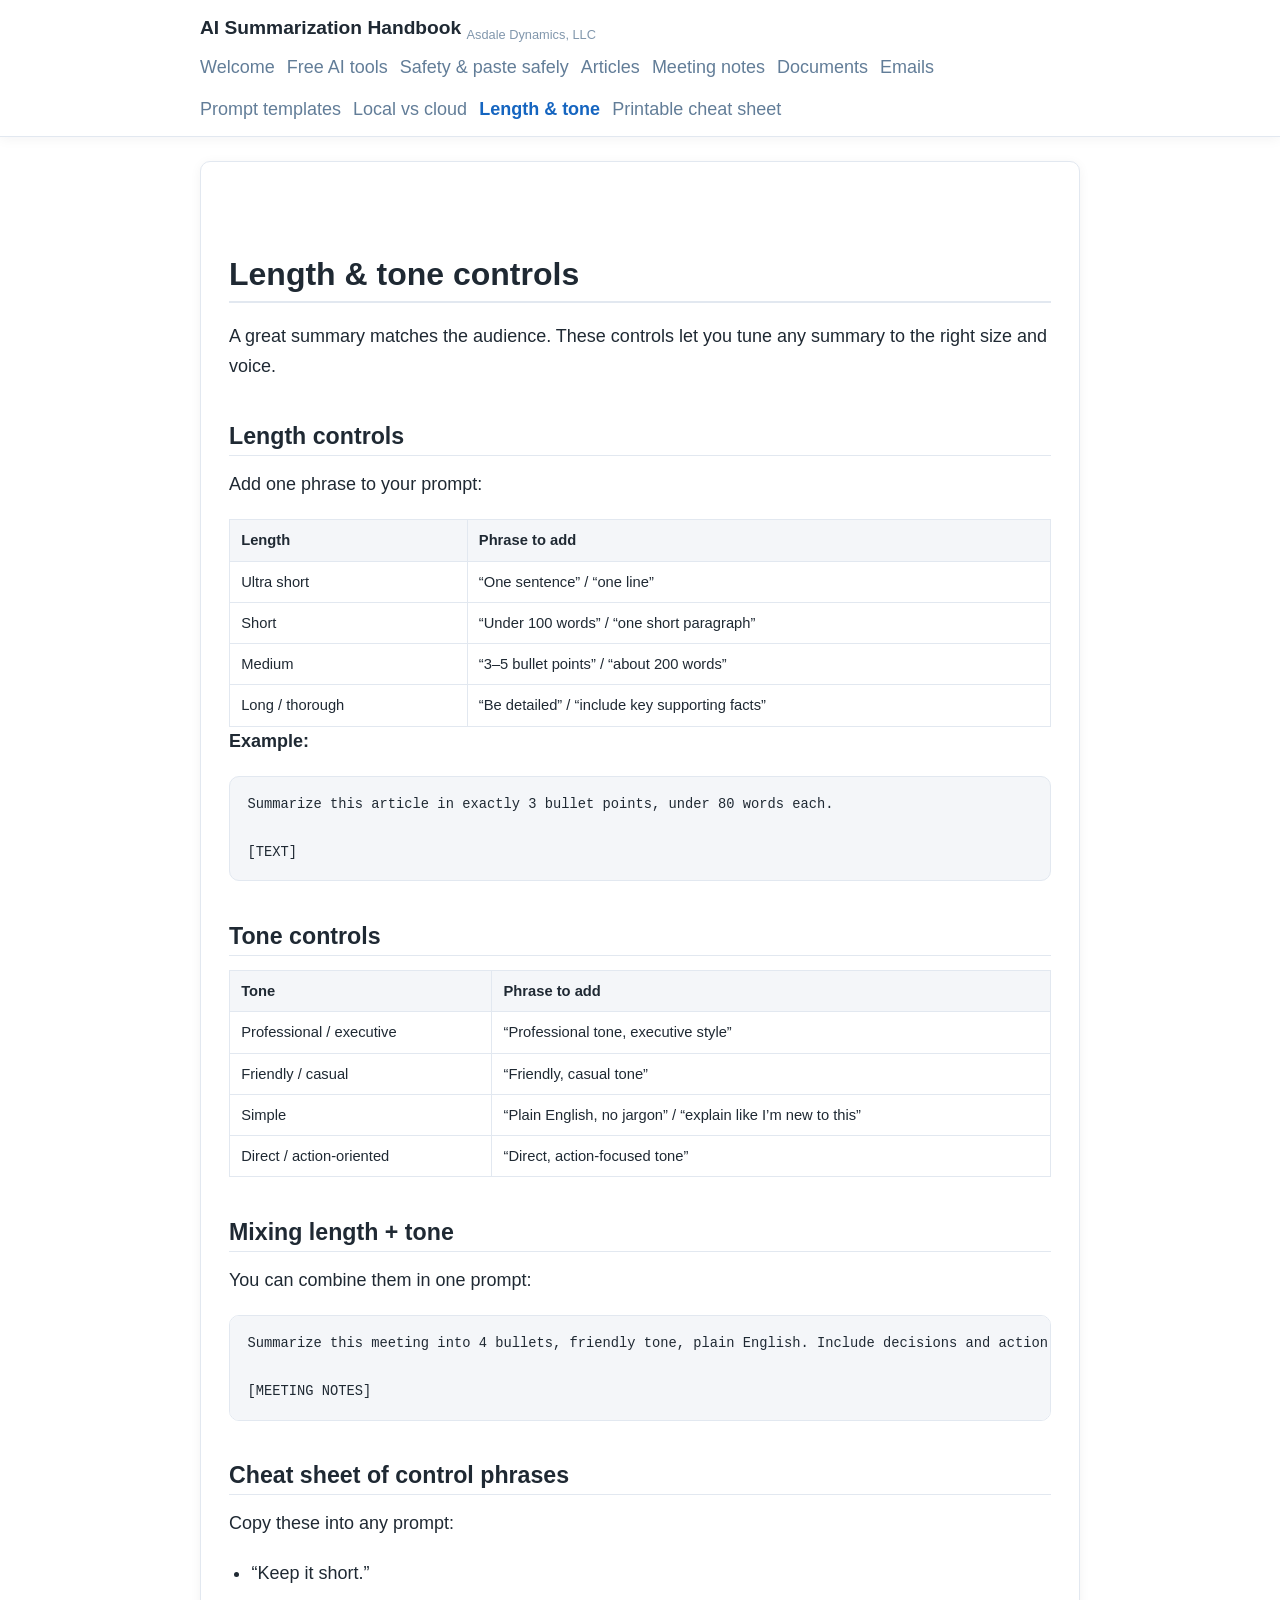
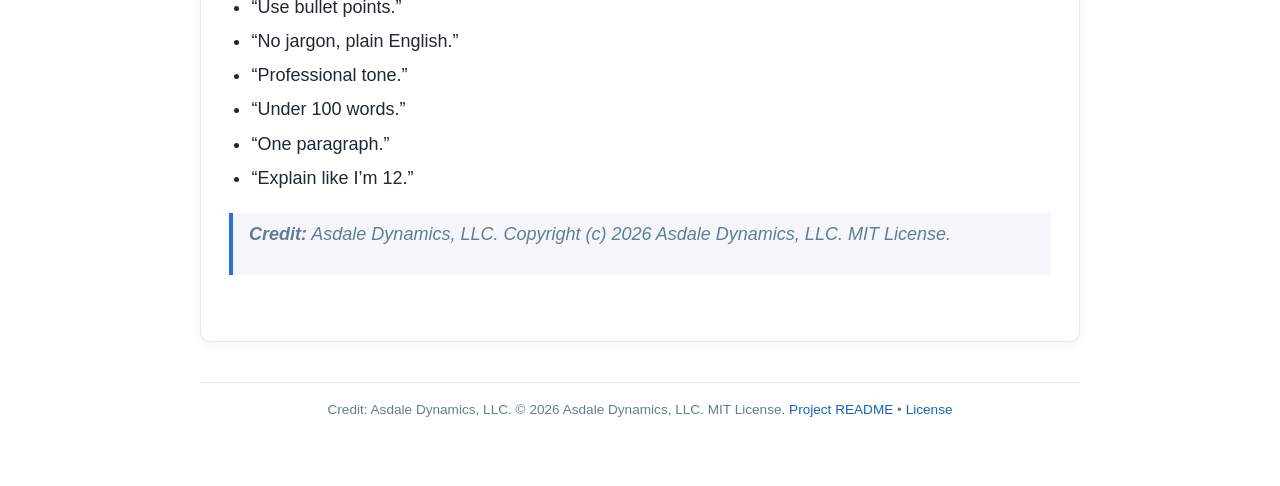
<file: site/length-tone.html>
<!DOCTYPE html>
<html lang="en">
<head>
<meta charset="utf-8">
<meta name="viewport" content="width=device-width, initial-scale=1">
<title>Length & tone — AI Summarization Handbook</title>
<link rel="stylesheet" href="static/style.css">
<link rel="stylesheet" href="static/print.css" media="print">
</head>
<body>
<header class="site-header">
  <div class="inner">
    <h1><a href="index.html">AI Summarization Handbook</a> <sub>Asdale Dynamics, LLC</sub></h1>
    <nav class="site-nav">
  <ul>
        <li><a href="index.html">Welcome</a></li>
    <li><a href="free-tools.html">Free AI tools</a></li>
    <li><a href="safety.html">Safety & paste safely</a></li>
    <li><a href="articles.html">Articles</a></li>
    <li><a href="meeting-notes.html">Meeting notes</a></li>
    <li><a href="documents.html">Documents</a></li>
    <li><a href="emails.html">Emails</a></li>
    <li><a href="prompt-templates.html">Prompt templates</a></li>
    <li><a href="local-vs-cloud.html">Local vs cloud</a></li>
    <li><a href="length-tone.html" class="active">Length & tone</a></li>
    <li><a href="cheatsheet.html">Printable cheat sheet</a></li>
  </ul>
</nav>
  </div>
</header>
<main class="container">
  <article class="">
    <h1 id="length-tone-controls">Length &amp; tone controls</h1>
<p>A great summary matches the audience. These controls let you tune any summary to the right size and voice.</p>
<h2 id="length-controls">Length controls</h2>
<p>Add one phrase to your prompt:</p>
<table>
<thead>
<tr>
<th>Length</th>
<th>Phrase to add</th>
</tr>
</thead>
<tbody>
<tr>
<td>Ultra short</td>
<td>“One sentence” / “one line”</td>
</tr>
<tr>
<td>Short</td>
<td>“Under 100 words” / “one short paragraph”</td>
</tr>
<tr>
<td>Medium</td>
<td>“3–5 bullet points” / “about 200 words”</td>
</tr>
<tr>
<td>Long / thorough</td>
<td>“Be detailed” / “include key supporting facts”</td>
</tr>
</tbody>
</table>
<p><strong>Example:</strong></p>
<pre><code>Summarize this article in exactly 3 bullet points, under 80 words each.

[TEXT]
</code></pre>
<h2 id="tone-controls">Tone controls</h2>
<table>
<thead>
<tr>
<th>Tone</th>
<th>Phrase to add</th>
</tr>
</thead>
<tbody>
<tr>
<td>Professional / executive</td>
<td>“Professional tone, executive style”</td>
</tr>
<tr>
<td>Friendly / casual</td>
<td>“Friendly, casual tone”</td>
</tr>
<tr>
<td>Simple</td>
<td>“Plain English, no jargon” / “explain like I’m new to this”</td>
</tr>
<tr>
<td>Direct / action-oriented</td>
<td>“Direct, action-focused tone”</td>
</tr>
</tbody>
</table>
<h2 id="mixing-length-tone">Mixing length + tone</h2>
<p>You can combine them in one prompt:</p>
<pre><code>Summarize this meeting into 4 bullets, friendly tone, plain English. Include decisions and action items with owners. Under 120 words total.

[MEETING NOTES]
</code></pre>
<h2 id="cheat-sheet-of-control-phrases">Cheat sheet of control phrases</h2>
<p>Copy these into any prompt:</p>
<ul>
<li>“Keep it short.”</li>
<li>“Use bullet points.”</li>
<li>“No jargon, plain English.”</li>
<li>“Professional tone.”</li>
<li>“Under 100 words.”</li>
<li>“One paragraph.”</li>
<li>“Explain like I’m 12.”</li>
</ul>
<blockquote>
<p><strong>Credit:</strong> Asdale Dynamics, LLC. Copyright (c) 2026 Asdale Dynamics, LLC. MIT License.</p>
</blockquote>
  </article>
  <div class="copyright">
    Credit: Asdale Dynamics, LLC. &copy; 2026 Asdale Dynamics, LLC.
    MIT License. <a href="../README.md">Project README</a> &bull;
    <a href="../LICENSE">License</a>
  </div>
</main>
</body>
</html>
</file>
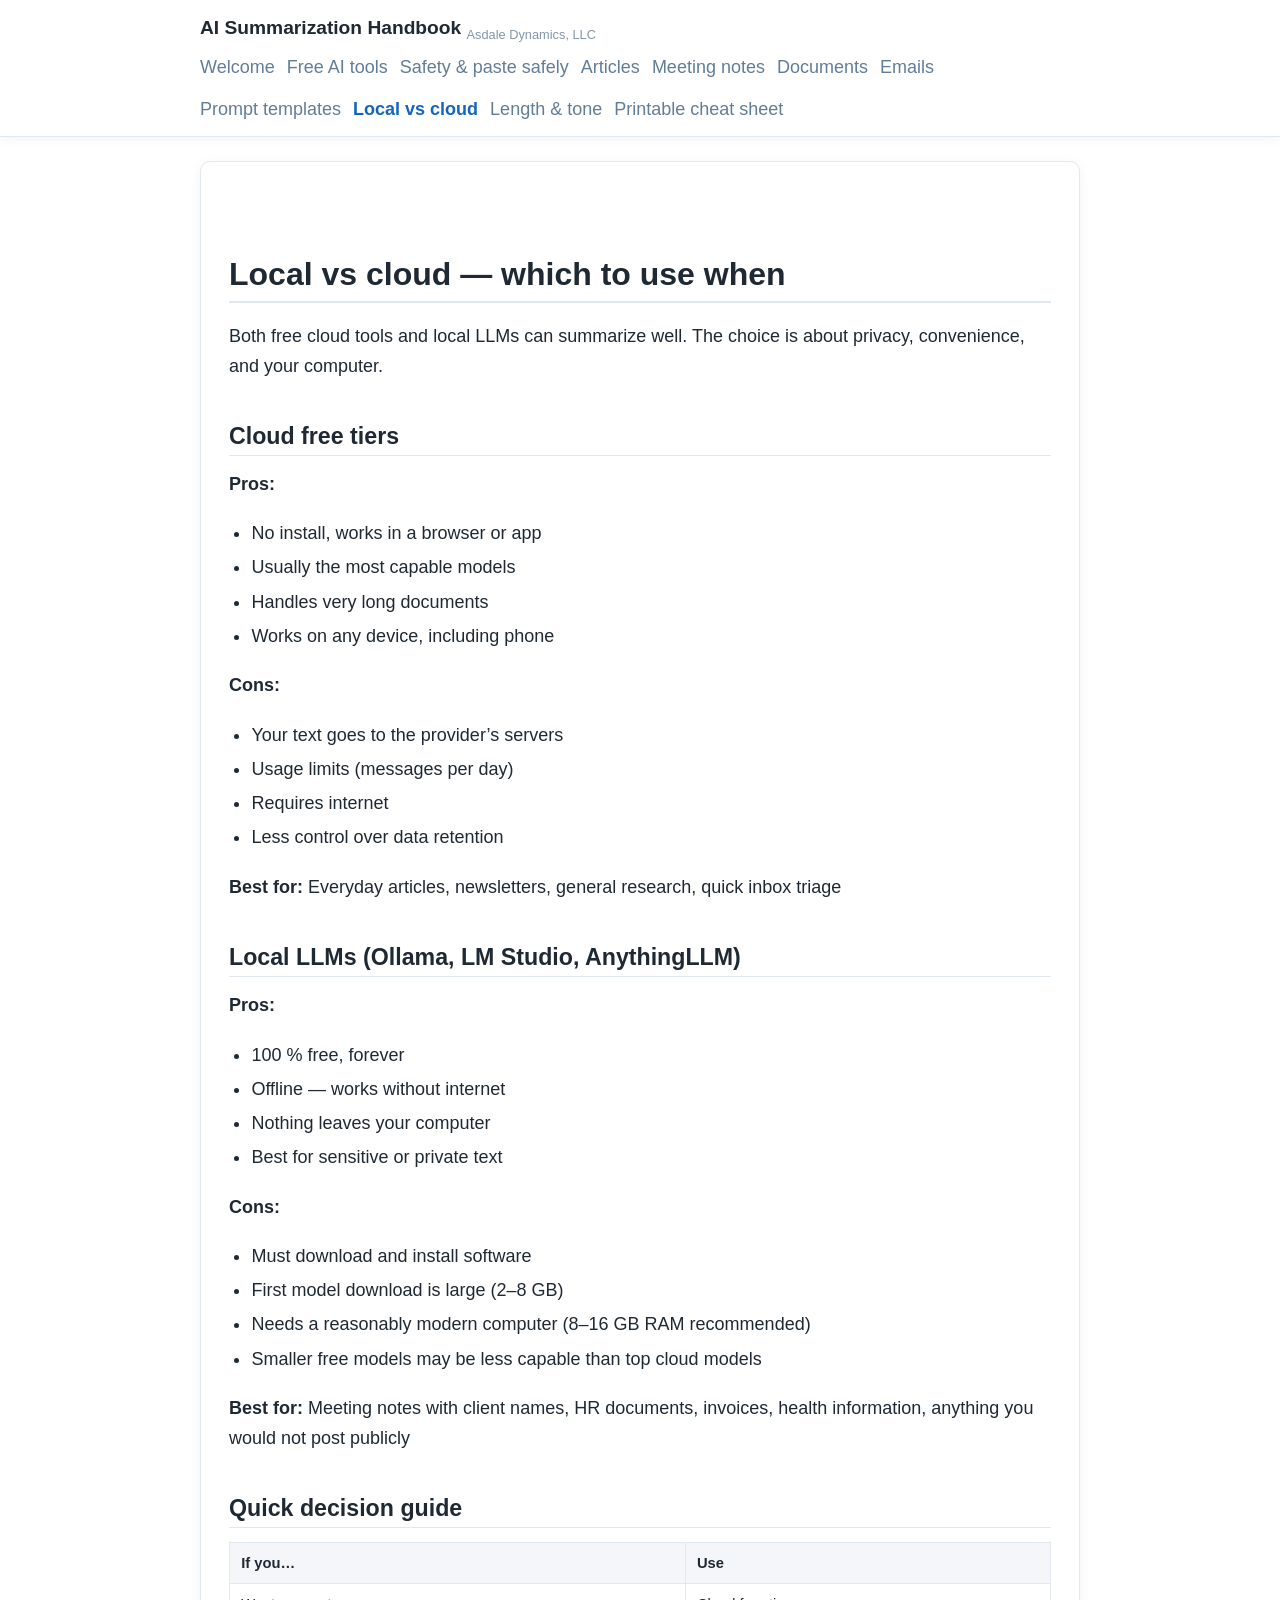
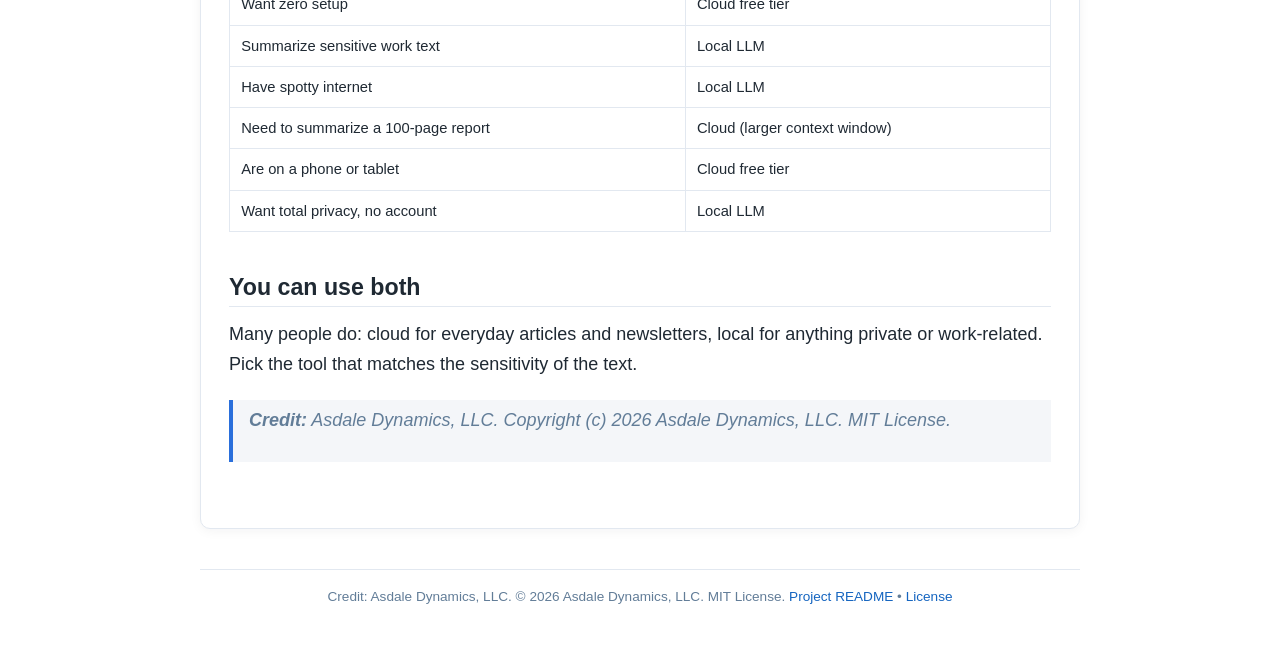
<file: site/local-vs-cloud.html>
<!DOCTYPE html>
<html lang="en">
<head>
<meta charset="utf-8">
<meta name="viewport" content="width=device-width, initial-scale=1">
<title>Local vs cloud — AI Summarization Handbook</title>
<link rel="stylesheet" href="static/style.css">
<link rel="stylesheet" href="static/print.css" media="print">
</head>
<body>
<header class="site-header">
  <div class="inner">
    <h1><a href="index.html">AI Summarization Handbook</a> <sub>Asdale Dynamics, LLC</sub></h1>
    <nav class="site-nav">
  <ul>
        <li><a href="index.html">Welcome</a></li>
    <li><a href="free-tools.html">Free AI tools</a></li>
    <li><a href="safety.html">Safety & paste safely</a></li>
    <li><a href="articles.html">Articles</a></li>
    <li><a href="meeting-notes.html">Meeting notes</a></li>
    <li><a href="documents.html">Documents</a></li>
    <li><a href="emails.html">Emails</a></li>
    <li><a href="prompt-templates.html">Prompt templates</a></li>
    <li><a href="local-vs-cloud.html" class="active">Local vs cloud</a></li>
    <li><a href="length-tone.html">Length & tone</a></li>
    <li><a href="cheatsheet.html">Printable cheat sheet</a></li>
  </ul>
</nav>
  </div>
</header>
<main class="container">
  <article class="">
    <h1 id="local-vs-cloud-which-to-use-when">Local vs cloud — which to use when</h1>
<p>Both free cloud tools and local LLMs can summarize well. The choice is about privacy, convenience, and your computer.</p>
<h2 id="cloud-free-tiers">Cloud free tiers</h2>
<p><strong>Pros:</strong></p>
<ul>
<li>No install, works in a browser or app</li>
<li>Usually the most capable models</li>
<li>Handles very long documents</li>
<li>Works on any device, including phone</li>
</ul>
<p><strong>Cons:</strong></p>
<ul>
<li>Your text goes to the provider’s servers</li>
<li>Usage limits (messages per day)</li>
<li>Requires internet</li>
<li>Less control over data retention</li>
</ul>
<p><strong>Best for:</strong> Everyday articles, newsletters, general research, quick inbox triage</p>
<h2 id="local-llms-ollama-lm-studio-anythingllm">Local LLMs (Ollama, LM Studio, AnythingLLM)</h2>
<p><strong>Pros:</strong></p>
<ul>
<li>100 % free, forever</li>
<li>Offline — works without internet</li>
<li>Nothing leaves your computer</li>
<li>Best for sensitive or private text</li>
</ul>
<p><strong>Cons:</strong></p>
<ul>
<li>Must download and install software</li>
<li>First model download is large (2–8 GB)</li>
<li>Needs a reasonably modern computer (8–16 GB RAM recommended)</li>
<li>Smaller free models may be less capable than top cloud models</li>
</ul>
<p><strong>Best for:</strong> Meeting notes with client names, HR documents, invoices, health information, anything you would not post publicly</p>
<h2 id="quick-decision-guide">Quick decision guide</h2>
<table>
<thead>
<tr>
<th>If you…</th>
<th>Use</th>
</tr>
</thead>
<tbody>
<tr>
<td>Want zero setup</td>
<td>Cloud free tier</td>
</tr>
<tr>
<td>Summarize sensitive work text</td>
<td>Local LLM</td>
</tr>
<tr>
<td>Have spotty internet</td>
<td>Local LLM</td>
</tr>
<tr>
<td>Need to summarize a 100-page report</td>
<td>Cloud (larger context window)</td>
</tr>
<tr>
<td>Are on a phone or tablet</td>
<td>Cloud free tier</td>
</tr>
<tr>
<td>Want total privacy, no account</td>
<td>Local LLM</td>
</tr>
</tbody>
</table>
<h2 id="you-can-use-both">You can use both</h2>
<p>Many people do: cloud for everyday articles and newsletters, local for anything private or work-related. Pick the tool that matches the sensitivity of the text.</p>
<blockquote>
<p><strong>Credit:</strong> Asdale Dynamics, LLC. Copyright (c) 2026 Asdale Dynamics, LLC. MIT License.</p>
</blockquote>
  </article>
  <div class="copyright">
    Credit: Asdale Dynamics, LLC. &copy; 2026 Asdale Dynamics, LLC.
    MIT License. <a href="../README.md">Project README</a> &bull;
    <a href="../LICENSE">License</a>
  </div>
</main>
</body>
</html>
</file>
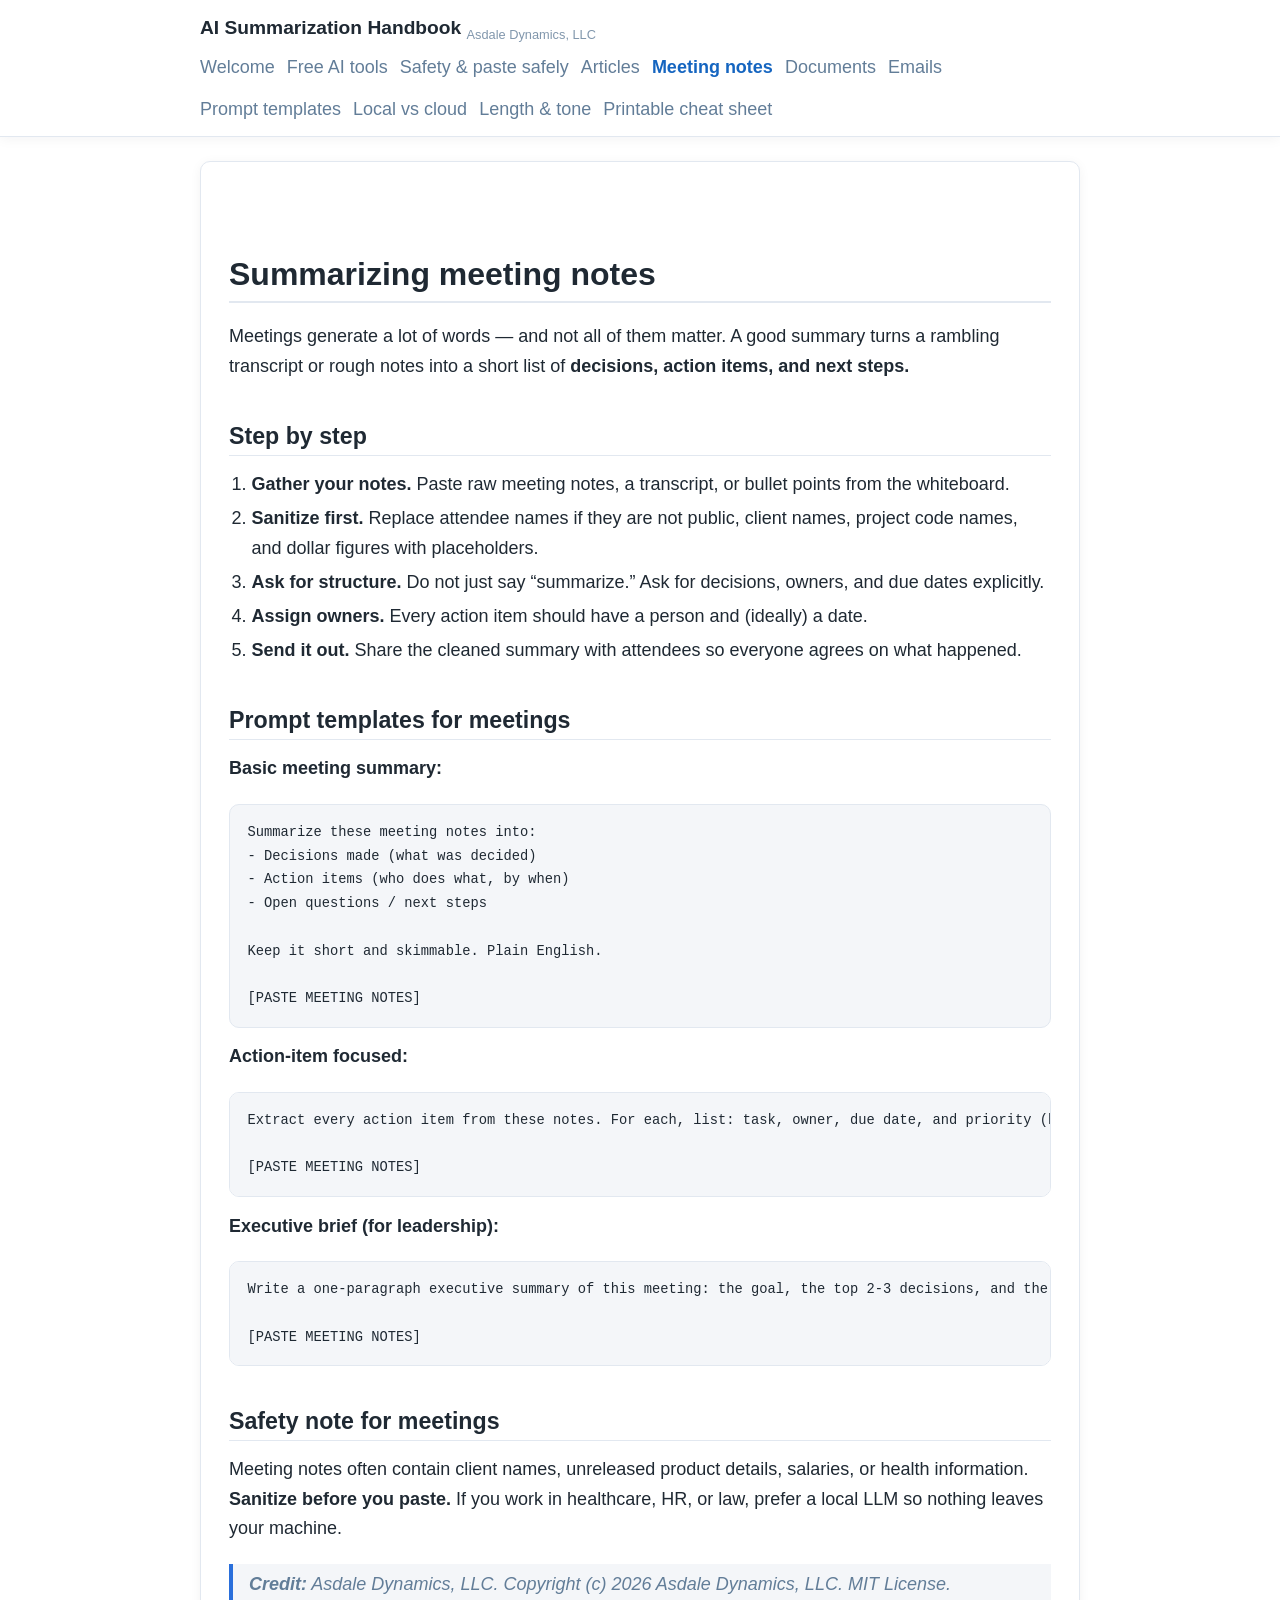
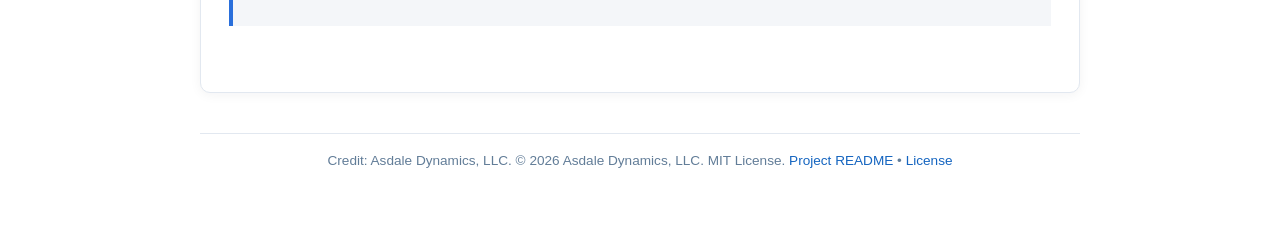
<file: site/meeting-notes.html>
<!DOCTYPE html>
<html lang="en">
<head>
<meta charset="utf-8">
<meta name="viewport" content="width=device-width, initial-scale=1">
<title>Meeting notes — AI Summarization Handbook</title>
<link rel="stylesheet" href="static/style.css">
<link rel="stylesheet" href="static/print.css" media="print">
</head>
<body>
<header class="site-header">
  <div class="inner">
    <h1><a href="index.html">AI Summarization Handbook</a> <sub>Asdale Dynamics, LLC</sub></h1>
    <nav class="site-nav">
  <ul>
        <li><a href="index.html">Welcome</a></li>
    <li><a href="free-tools.html">Free AI tools</a></li>
    <li><a href="safety.html">Safety & paste safely</a></li>
    <li><a href="articles.html">Articles</a></li>
    <li><a href="meeting-notes.html" class="active">Meeting notes</a></li>
    <li><a href="documents.html">Documents</a></li>
    <li><a href="emails.html">Emails</a></li>
    <li><a href="prompt-templates.html">Prompt templates</a></li>
    <li><a href="local-vs-cloud.html">Local vs cloud</a></li>
    <li><a href="length-tone.html">Length & tone</a></li>
    <li><a href="cheatsheet.html">Printable cheat sheet</a></li>
  </ul>
</nav>
  </div>
</header>
<main class="container">
  <article class="">
    <h1 id="summarizing-meeting-notes">Summarizing meeting notes</h1>
<p>Meetings generate a lot of words — and not all of them matter. A good summary turns a rambling transcript or rough notes into a short list of <strong>decisions, action items, and next steps.</strong></p>
<h2 id="step-by-step">Step by step</h2>
<ol>
<li><strong>Gather your notes.</strong> Paste raw meeting notes, a transcript, or bullet points from the whiteboard.</li>
<li><strong>Sanitize first.</strong> Replace attendee names if they are not public, client names, project code names, and dollar figures with placeholders.</li>
<li><strong>Ask for structure.</strong> Do not just say “summarize.” Ask for decisions, owners, and due dates explicitly.</li>
<li><strong>Assign owners.</strong> Every action item should have a person and (ideally) a date.</li>
<li><strong>Send it out.</strong> Share the cleaned summary with attendees so everyone agrees on what happened.</li>
</ol>
<h2 id="prompt-templates-for-meetings">Prompt templates for meetings</h2>
<p><strong>Basic meeting summary:</strong></p>
<pre><code>Summarize these meeting notes into:
- Decisions made (what was decided)
- Action items (who does what, by when)
- Open questions / next steps

Keep it short and skimmable. Plain English.

[PASTE MEETING NOTES]
</code></pre>
<p><strong>Action-item focused:</strong></p>
<pre><code>Extract every action item from these notes. For each, list: task, owner, due date, and priority (high/medium/low). If a date or owner is missing, mark it [TBD].

[PASTE MEETING NOTES]
</code></pre>
<p><strong>Executive brief (for leadership):</strong></p>
<pre><code>Write a one-paragraph executive summary of this meeting: the goal, the top 2-3 decisions, and the single most important next step. Professional tone, under 150 words.

[PASTE MEETING NOTES]
</code></pre>
<h2 id="safety-note-for-meetings">Safety note for meetings</h2>
<p>Meeting notes often contain client names, unreleased product details, salaries, or health information. <strong>Sanitize before you paste.</strong> If you work in healthcare, HR, or law, prefer a local LLM so nothing leaves your machine.</p>
<blockquote>
<p><strong>Credit:</strong> Asdale Dynamics, LLC. Copyright (c) 2026 Asdale Dynamics, LLC. MIT License.</p>
</blockquote>
  </article>
  <div class="copyright">
    Credit: Asdale Dynamics, LLC. &copy; 2026 Asdale Dynamics, LLC.
    MIT License. <a href="../README.md">Project README</a> &bull;
    <a href="../LICENSE">License</a>
  </div>
</main>
</body>
</html>
</file>
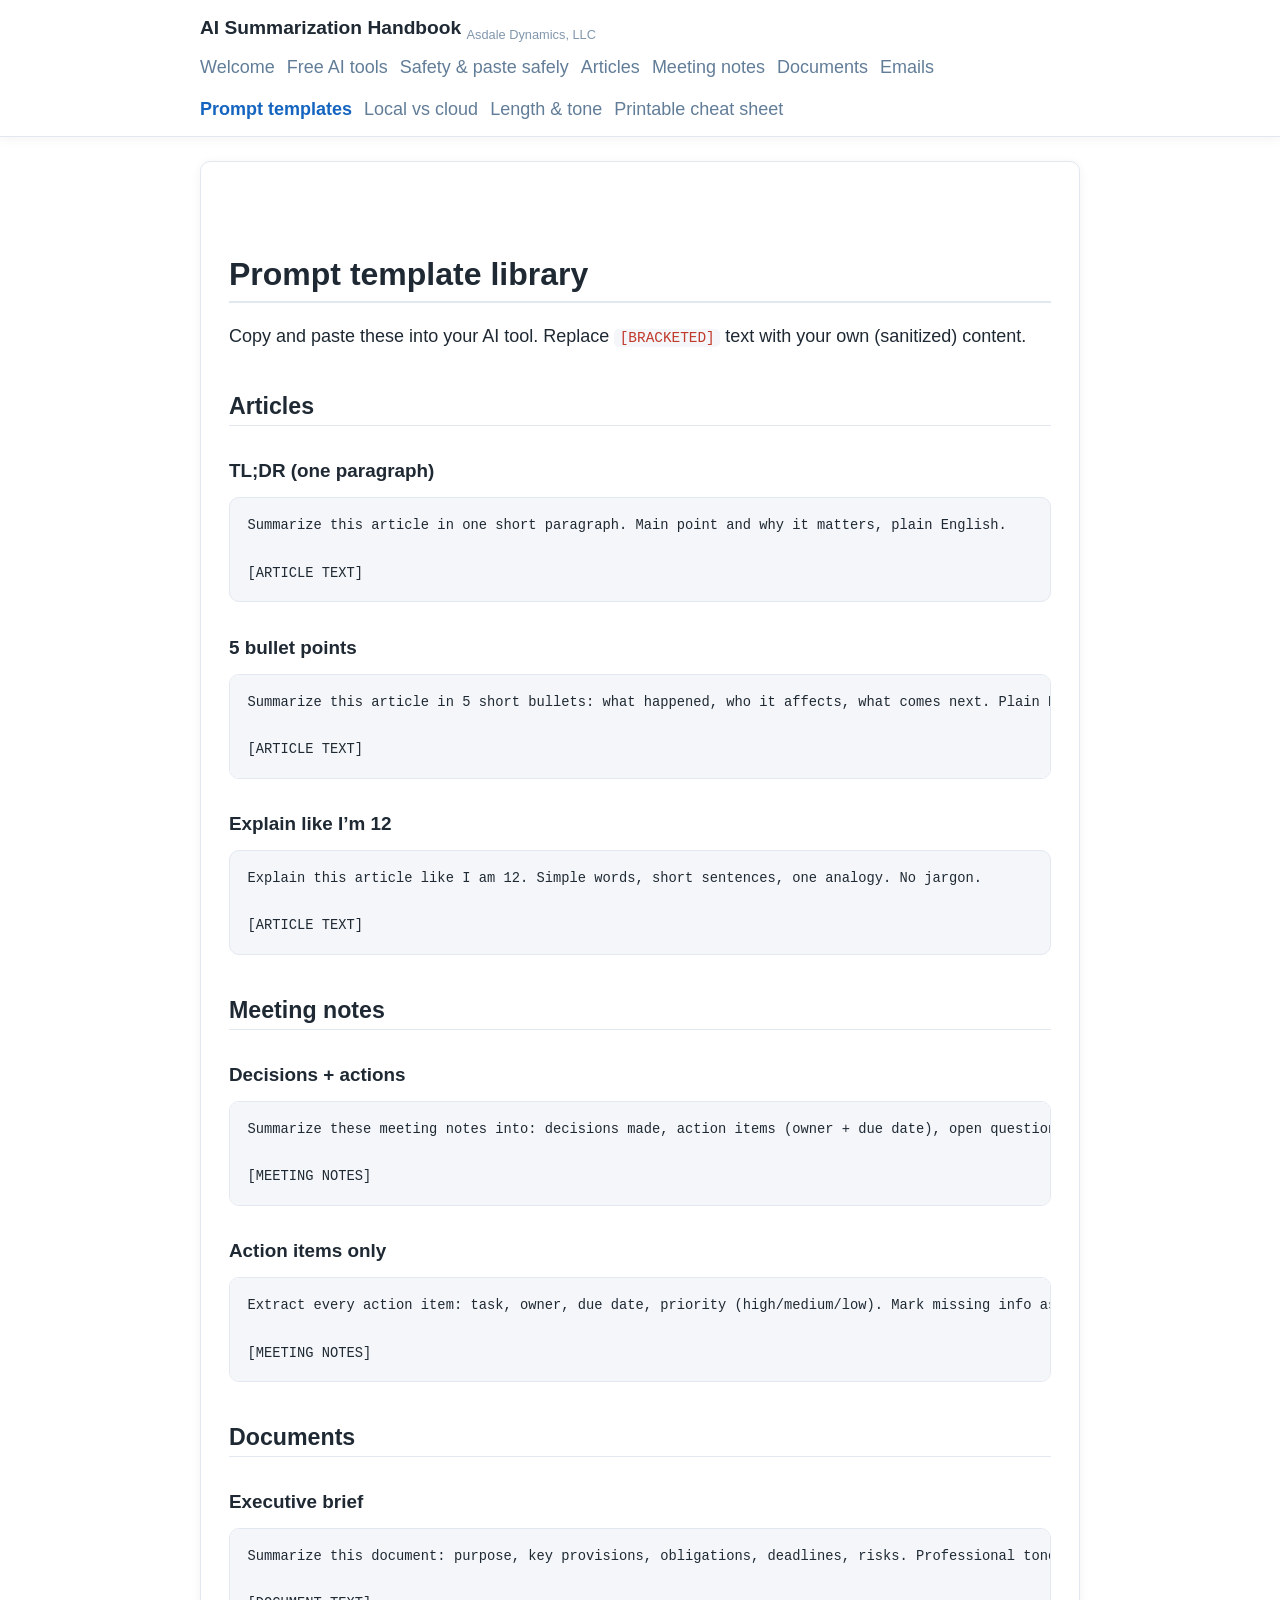
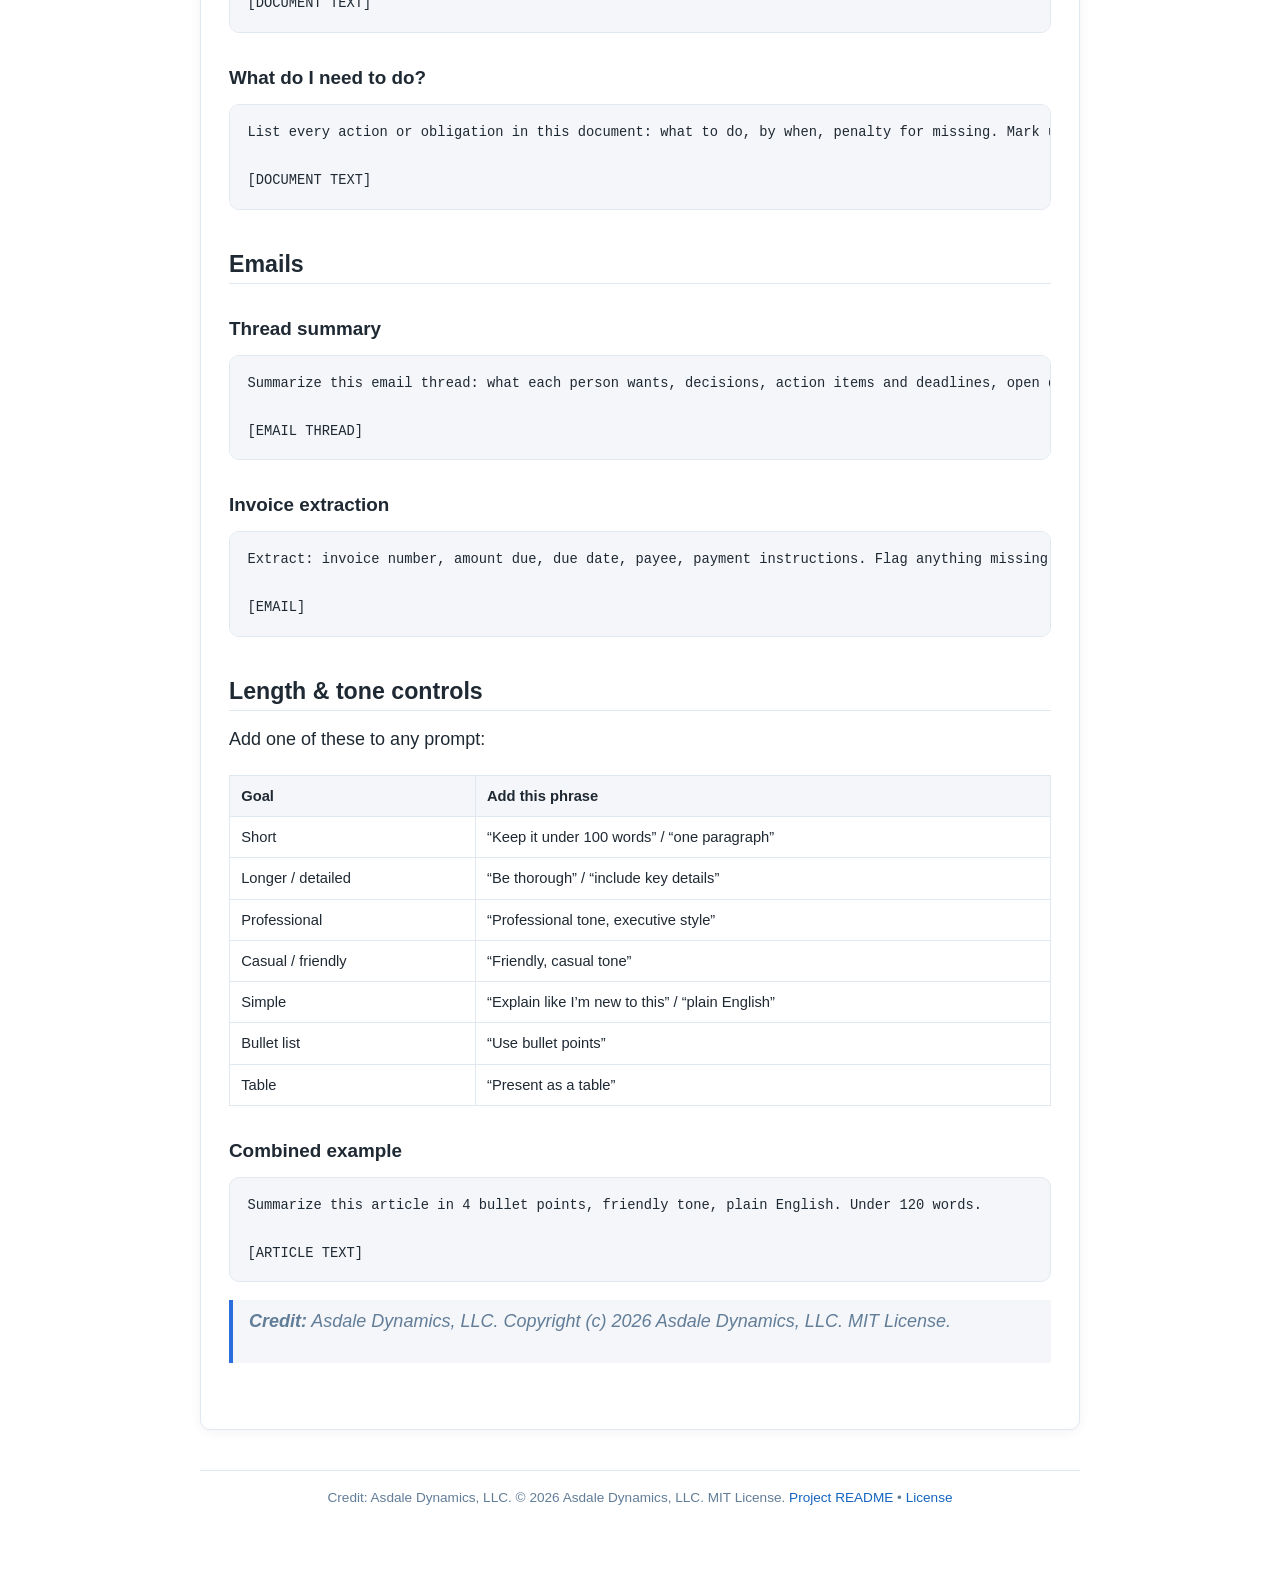
<file: site/prompt-templates.html>
<!DOCTYPE html>
<html lang="en">
<head>
<meta charset="utf-8">
<meta name="viewport" content="width=device-width, initial-scale=1">
<title>Prompt templates — AI Summarization Handbook</title>
<link rel="stylesheet" href="static/style.css">
<link rel="stylesheet" href="static/print.css" media="print">
</head>
<body>
<header class="site-header">
  <div class="inner">
    <h1><a href="index.html">AI Summarization Handbook</a> <sub>Asdale Dynamics, LLC</sub></h1>
    <nav class="site-nav">
  <ul>
        <li><a href="index.html">Welcome</a></li>
    <li><a href="free-tools.html">Free AI tools</a></li>
    <li><a href="safety.html">Safety & paste safely</a></li>
    <li><a href="articles.html">Articles</a></li>
    <li><a href="meeting-notes.html">Meeting notes</a></li>
    <li><a href="documents.html">Documents</a></li>
    <li><a href="emails.html">Emails</a></li>
    <li><a href="prompt-templates.html" class="active">Prompt templates</a></li>
    <li><a href="local-vs-cloud.html">Local vs cloud</a></li>
    <li><a href="length-tone.html">Length & tone</a></li>
    <li><a href="cheatsheet.html">Printable cheat sheet</a></li>
  </ul>
</nav>
  </div>
</header>
<main class="container">
  <article class="">
    <h1 id="prompt-template-library">Prompt template library</h1>
<p>Copy and paste these into your AI tool. Replace <code>[BRACKETED]</code> text with your own (sanitized) content.</p>
<h2 id="articles">Articles</h2>
<h3 id="tldr-one-paragraph">TL;DR (one paragraph)</h3>
<pre><code>Summarize this article in one short paragraph. Main point and why it matters, plain English.

[ARTICLE TEXT]
</code></pre>
<h3 id="5-bullet-points">5 bullet points</h3>
<pre><code>Summarize this article in 5 short bullets: what happened, who it affects, what comes next. Plain English, no jargon.

[ARTICLE TEXT]
</code></pre>
<h3 id="explain-like-im-12">Explain like I’m 12</h3>
<pre><code>Explain this article like I am 12. Simple words, short sentences, one analogy. No jargon.

[ARTICLE TEXT]
</code></pre>
<h2 id="meeting-notes">Meeting notes</h2>
<h3 id="decisions-actions">Decisions + actions</h3>
<pre><code>Summarize these meeting notes into: decisions made, action items (owner + due date), open questions. Skimmable, plain English.

[MEETING NOTES]
</code></pre>
<h3 id="action-items-only">Action items only</h3>
<pre><code>Extract every action item: task, owner, due date, priority (high/medium/low). Mark missing info as [TBD].

[MEETING NOTES]
</code></pre>
<h2 id="documents">Documents</h2>
<h3 id="executive-brief">Executive brief</h3>
<pre><code>Summarize this document: purpose, key provisions, obligations, deadlines, risks. Professional tone, max 300 words.

[DOCUMENT TEXT]
</code></pre>
<h3 id="what-do-i-need-to-do">What do I need to do?</h3>
<pre><code>List every action or obligation in this document: what to do, by when, penalty for missing. Mark unclear items as [UNCLEAR].

[DOCUMENT TEXT]
</code></pre>
<h2 id="emails">Emails</h2>
<h3 id="thread-summary">Thread summary</h3>
<pre><code>Summarize this email thread: what each person wants, decisions, action items and deadlines, open questions. Under 100 words.

[EMAIL THREAD]
</code></pre>
<h3 id="invoice-extraction">Invoice extraction</h3>
<pre><code>Extract: invoice number, amount due, due date, payee, payment instructions. Flag anything missing.

[EMAIL]
</code></pre>
<h2 id="length-tone-controls">Length &amp; tone controls</h2>
<p>Add one of these to any prompt:</p>
<table>
<thead>
<tr>
<th>Goal</th>
<th>Add this phrase</th>
</tr>
</thead>
<tbody>
<tr>
<td>Short</td>
<td>“Keep it under 100 words” / “one paragraph”</td>
</tr>
<tr>
<td>Longer / detailed</td>
<td>“Be thorough” / “include key details”</td>
</tr>
<tr>
<td>Professional</td>
<td>“Professional tone, executive style”</td>
</tr>
<tr>
<td>Casual / friendly</td>
<td>“Friendly, casual tone”</td>
</tr>
<tr>
<td>Simple</td>
<td>“Explain like I’m new to this” / “plain English”</td>
</tr>
<tr>
<td>Bullet list</td>
<td>“Use bullet points”</td>
</tr>
<tr>
<td>Table</td>
<td>“Present as a table”</td>
</tr>
</tbody>
</table>
<h3 id="combined-example">Combined example</h3>
<pre><code>Summarize this article in 4 bullet points, friendly tone, plain English. Under 120 words.

[ARTICLE TEXT]
</code></pre>
<blockquote>
<p><strong>Credit:</strong> Asdale Dynamics, LLC. Copyright (c) 2026 Asdale Dynamics, LLC. MIT License.</p>
</blockquote>
  </article>
  <div class="copyright">
    Credit: Asdale Dynamics, LLC. &copy; 2026 Asdale Dynamics, LLC.
    MIT License. <a href="../README.md">Project README</a> &bull;
    <a href="../LICENSE">License</a>
  </div>
</main>
</body>
</html>
</file>
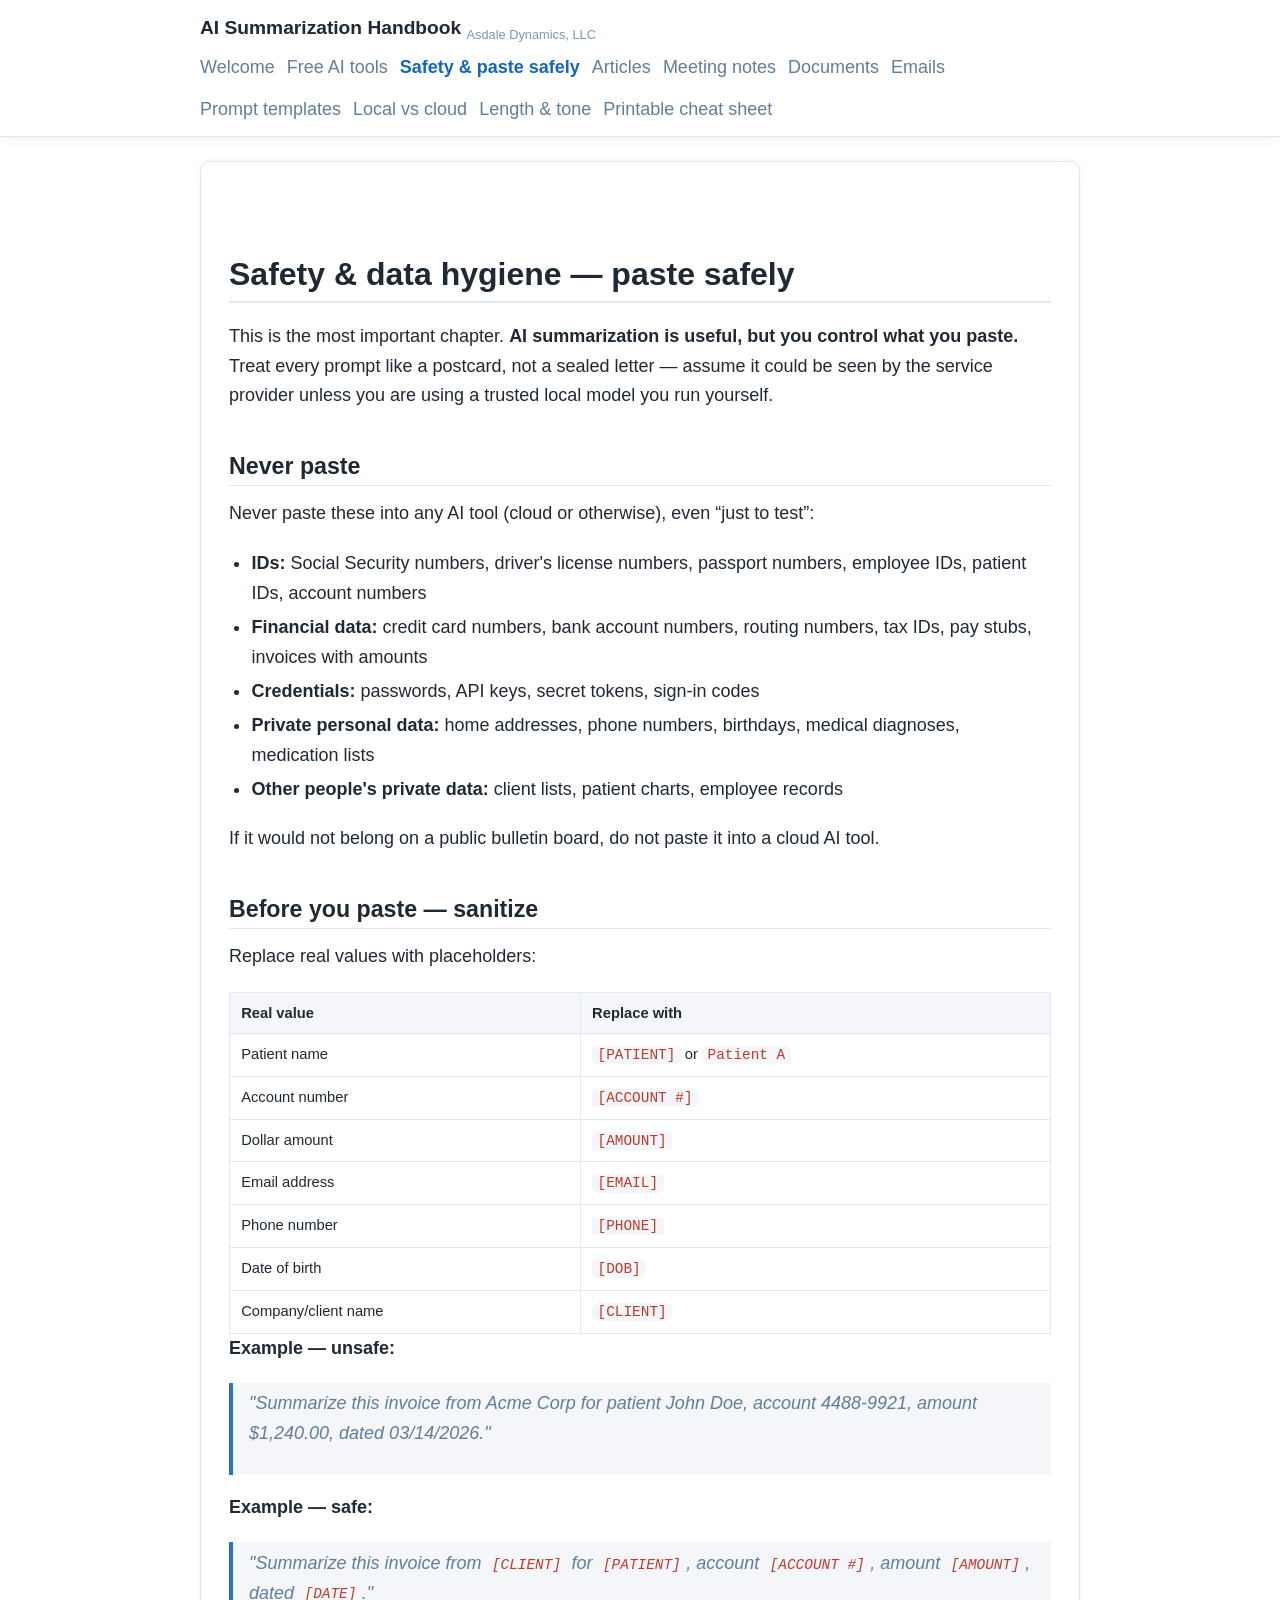
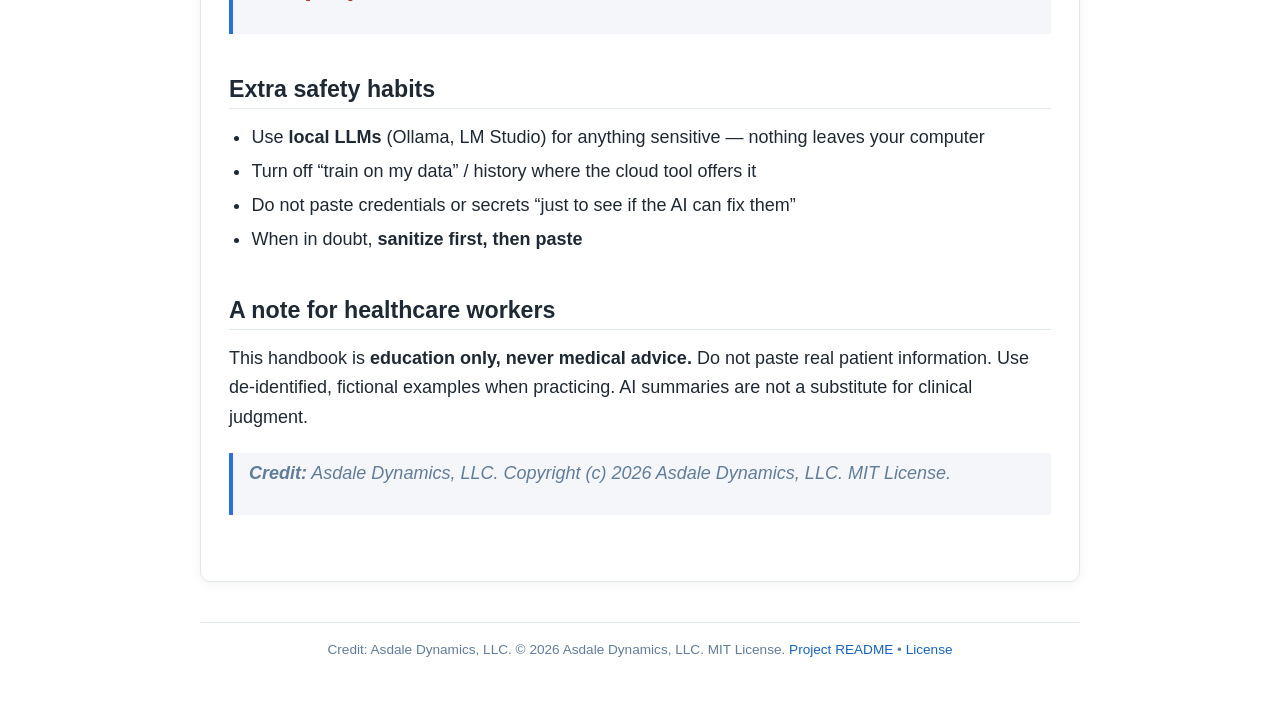
<file: site/safety.html>
<!DOCTYPE html>
<html lang="en">
<head>
<meta charset="utf-8">
<meta name="viewport" content="width=device-width, initial-scale=1">
<title>Safety & paste safely — AI Summarization Handbook</title>
<link rel="stylesheet" href="static/style.css">
<link rel="stylesheet" href="static/print.css" media="print">
</head>
<body>
<header class="site-header">
  <div class="inner">
    <h1><a href="index.html">AI Summarization Handbook</a> <sub>Asdale Dynamics, LLC</sub></h1>
    <nav class="site-nav">
  <ul>
        <li><a href="index.html">Welcome</a></li>
    <li><a href="free-tools.html">Free AI tools</a></li>
    <li><a href="safety.html" class="active">Safety & paste safely</a></li>
    <li><a href="articles.html">Articles</a></li>
    <li><a href="meeting-notes.html">Meeting notes</a></li>
    <li><a href="documents.html">Documents</a></li>
    <li><a href="emails.html">Emails</a></li>
    <li><a href="prompt-templates.html">Prompt templates</a></li>
    <li><a href="local-vs-cloud.html">Local vs cloud</a></li>
    <li><a href="length-tone.html">Length & tone</a></li>
    <li><a href="cheatsheet.html">Printable cheat sheet</a></li>
  </ul>
</nav>
  </div>
</header>
<main class="container">
  <article class="">
    <h1 id="safety-data-hygiene-paste-safely">Safety &amp; data hygiene — paste safely</h1>
<p>This is the most important chapter. <strong>AI summarization is useful, but you control what you paste.</strong> Treat every prompt like a postcard, not a sealed letter — assume it could be seen by the service provider unless you are using a trusted local model you run yourself.</p>
<h2 id="never-paste">Never paste</h2>
<p>Never paste these into any AI tool (cloud or otherwise), even “just to test”:</p>
<ul>
<li><strong>IDs:</strong> Social Security numbers, driver's license numbers, passport numbers, employee IDs, patient IDs, account numbers</li>
<li><strong>Financial data:</strong> credit card numbers, bank account numbers, routing numbers, tax IDs, pay stubs, invoices with amounts</li>
<li><strong>Credentials:</strong> passwords, API keys, secret tokens, sign-in codes</li>
<li><strong>Private personal data:</strong> home addresses, phone numbers, birthdays, medical diagnoses, medication lists</li>
<li><strong>Other people's private data:</strong> client lists, patient charts, employee records</li>
</ul>
<p>If it would not belong on a public bulletin board, do not paste it into a cloud AI tool.</p>
<h2 id="before-you-paste-sanitize">Before you paste — sanitize</h2>
<p>Replace real values with placeholders:</p>
<table>
<thead>
<tr>
<th>Real value</th>
<th>Replace with</th>
</tr>
</thead>
<tbody>
<tr>
<td>Patient name</td>
<td><code>[PATIENT]</code> or <code>Patient A</code></td>
</tr>
<tr>
<td>Account number</td>
<td><code>[ACCOUNT #]</code></td>
</tr>
<tr>
<td>Dollar amount</td>
<td><code>[AMOUNT]</code></td>
</tr>
<tr>
<td>Email address</td>
<td><code>[EMAIL]</code></td>
</tr>
<tr>
<td>Phone number</td>
<td><code>[PHONE]</code></td>
</tr>
<tr>
<td>Date of birth</td>
<td><code>[DOB]</code></td>
</tr>
<tr>
<td>Company/client name</td>
<td><code>[CLIENT]</code></td>
</tr>
</tbody>
</table>
<p><strong>Example — unsafe:</strong></p>
<blockquote>
<p>"Summarize this invoice from Acme Corp for patient John Doe, account 4488-9921, amount $1,240.00, dated 03/14/2026."</p>
</blockquote>
<p><strong>Example — safe:</strong></p>
<blockquote>
<p>"Summarize this invoice from <code>[CLIENT]</code> for <code>[PATIENT]</code>, account <code>[ACCOUNT #]</code>, amount <code>[AMOUNT]</code>, dated <code>[DATE]</code>."</p>
</blockquote>
<h2 id="extra-safety-habits">Extra safety habits</h2>
<ul>
<li>Use <strong>local LLMs</strong> (Ollama, LM Studio) for anything sensitive — nothing leaves your computer</li>
<li>Turn off “train on my data” / history where the cloud tool offers it</li>
<li>Do not paste credentials or secrets “just to see if the AI can fix them”</li>
<li>When in doubt, <strong>sanitize first, then paste</strong></li>
</ul>
<h2 id="a-note-for-healthcare-workers">A note for healthcare workers</h2>
<p>This handbook is <strong>education only, never medical advice.</strong> Do not paste real patient information. Use de-identified, fictional examples when practicing. AI summaries are not a substitute for clinical judgment.</p>
<blockquote>
<p><strong>Credit:</strong> Asdale Dynamics, LLC. Copyright (c) 2026 Asdale Dynamics, LLC. MIT License.</p>
</blockquote>
  </article>
  <div class="copyright">
    Credit: Asdale Dynamics, LLC. &copy; 2026 Asdale Dynamics, LLC.
    MIT License. <a href="../README.md">Project README</a> &bull;
    <a href="../LICENSE">License</a>
  </div>
</main>
</body>
</html>
</file>
<file: site/static/style.css>
/* AI Summarization Handbook — shared site styles */
/* Credit: Asdale Dynamics, LLC */

:root {
  --bg: #ffffff;
  --fg: #1f2933;
  --muted: #627d98;
  --accent: #2a6fdb;
  --accent-2: #5b4b8a;
  --link: #1565c0;
  --border: #e2e8f0;
  --code-bg: #f4f6f9;
  --card: #ffffff;
  --radius: 10px;
  --shadow: 0 2px 12px rgba(15, 23, 42, 0.05);
  --max-w: 920px;
}

@media (prefers-color-scheme: dark) {
  :root {
    --bg: #0f172a;
    --fg: #e2e8f0;
    --muted: #94a3b8;
    --border: #1f2a3a;
    --code-bg: #1e293a;
    --card: #162036;
    --shadow: 0 2px 12px rgba(0, 0, 0, 0.25);
  }
}

* { box-sizing: border-box; }

body {
  margin: 0;
  font-family: -apple-system, BlinkMacSystemFont, "Segoe UI", Roboto, "Helvetica Neue", Arial, sans-serif;
  font-size: 18px;
  line-height: 1.65;
  color: var(--fg);
  background: var(--bg);
  -webkit-font-smoothing: antialiased;
}

img { max-width: 100%; height: auto; display: block; }

a {
  color: var(--link);
  text-decoration: none;
  border-bottom: 1px solid transparent;
}
a:hover { border-bottom-color: var(--link); }
a.icon { border: none; }

.container {
  max-width: var(--max-w);
  margin: 0 auto;
  padding: 1.5rem 1.25rem 4rem;
}

header.site-header {
  background: var(--card);
  border-bottom: 1px solid var(--border);
  box-shadow: var(--shadow);
  position: sticky;
  top: 0;
  z-index: 10;
}

header .inner {
  max-width: var(--max-w);
  margin: 0 auto;
  padding: 0.75rem 1.25rem;
  display: flex;
  align-items: center;
  justify-content: space-between;
  flex-wrap: wrap;
  gap: 0.5rem;
}

header h1 { margin: 0; font-size: 1.2rem; font-weight: 700; }
header h1 a { color: var(--fg); border: none; }
header h1 sub { color: var(--muted); font-size: 0.8rem; font-weight: 400; opacity: 0.8; }

nav.site-nav ul {
  list-style: none;
  margin: 0;
  padding: 0;
  display: flex;
  flex-wrap: wrap;
  gap: 0.75rem;
}
nav.site-nav a { font-weight: 500; color: var(--muted); }
nav.site-nav a.active { color: var(--link); font-weight: 600; }

main { max-width: var(--max-w); margin: 0 auto; }

article {
  background: var(--card);
  border: 1px solid var(--border);
  box-shadow: var(--shadow);
  border-radius: var(--radius);
  padding: 2.25rem 1.75rem 3rem;
}

article h1, article h2, article h3, article h4 {
  line-height: 1.25;
  margin-top: 1.75em;
  margin-bottom: 0.6em;
  color: var(--fg);
}
article h1 { font-size: 2rem; border-bottom: 2px solid var(--border); padding-bottom: 0.4rem; }
article h2 { font-size: 1.45rem; border-bottom: 1px solid var(--border); padding-bottom: 0.25rem; }
article h3 { font-size: 1.18rem; }
article h4 { font-size: 1.05rem; }

article p { margin: 0 0 1.1em; }
article ul, article ol { margin: 0 0 1.1em 0; padding-left: 1.4rem; }
article li { margin: 0.25em 0; }
article li ul, article li ol { margin-top: 0.4em; }

article blockquote {
  margin: 1em 0;
  padding: 0.4rem 1rem;
  border-left: 4px solid var(--accent);
  background: var(--code-bg);
  color: var(--muted);
  font-style: italic;
}

article pre, article code {
  font-family: ui-monospace, "SFMono-Regular", Menlo, Consolas, "Liberation Mono", monospace;
  font-size: 0.9rem;
}
article code {
  background: var(--code-bg);
  padding: 0.08em 0.38em;
  border-radius: 5px;
  color: #c0392b;
}
article pre {
  background: var(--code-bg);
  padding: 1rem 1.1rem;
  border-radius: var(--radius);
  overflow-x: auto;
  border: 1px solid var(--border);
}
article pre code {
  background: none;
  padding: 0;
  color: var(--fg);
  font-size: 0.86rem;
}

.table-wrap { overflow-x: auto; margin: 1em 0; }
table { border-collapse: collapse; width: 100%; font-size: 0.92rem; }
th, td { border: 1px solid var(--border); padding: 0.5rem 0.7rem; text-align: left; vertical-align: top; }
th { background: var(--code-bg); }

.callout {
  border-left: 4px solid var(--accent-2);
  background: var(--code-bg);
  padding: 0.9rem 1.1rem;
  border-radius: 6px;
  margin: 1em 0;
}
.callout.warn { border-left-color: #b9770e; }
.callout.tip { border-left-color: #2e7d32; }

img.hero { border-radius: var(--radius); margin: 1em 0; }

kbd {
  background: var(--code-bg);
  border: 1px solid var(--border);
  border-bottom-width: 2px;
  padding: 0.12em 0.45em;
  border-radius: 4px;
  font-size: 0.9em;
}

.copyright {
  text-align: center;
  color: var(--muted);
  font-size: 0.85rem;
  margin-top: 2.5rem;
  padding-top: 1rem;
  border-top: 1px solid var(--border);
}

/* home hero */
.hero-home {
  text-align: center;
  padding: 2.5rem 1rem;
}
.hero-home h1 { font-size: 2.2rem; border: none; padding: 0; }
.hero-home p.lead { font-size: 1.1rem; color: var(--muted); max-width: 640px; margin: 1rem auto; }

.grid { display: grid; gap: 1.1rem; }
@media (min-width: 700px) { .grid.cols2 { grid-template-columns: 1fr 1fr; } }

.card {
  background: var(--card);
  border: 1px solid var(--border);
  box-shadow: var(--shadow);
  border-radius: var(--radius);
  padding: 1.3rem 1.4rem;
}
.card h3 { margin-top: 0; }
.card a { display: inline-block; margin-top: 0.4rem; }

.muted { color: var(--muted); }
.success { color: #2e7d32; }
</file>
<file: site/static/print.css>
/* Print stylesheet for the printable cheat sheet */
/* Credit: Asdale Dynamics, LLC */

@media print {
  body {
    font-size: 11pt;
    line-height: 1.4;
    color: #000;
    background: #fff;
  }

  header.site-header,
  nav,
  footer,
  .no-print,
  .print-hide { display: none !important; }

  main { max-width: 100%; }

  article {
    box-shadow: none;
    border: none;
    border-radius: 0;
    padding: 0.5in;
    margin: 0;
  }

  article h1 {
    font-size: 22pt;
    border-bottom: 2pt solid #000;
    padding-bottom: 0.25rem;
    page-break-after: avoid;
  }

  article h2 {
    font-size: 15pt;
    border-bottom: 1pt solid #333;
    padding-bottom: 0.15rem;
    margin-top: 1.4em;
    page-break-after: avoid;
  }

  article h3 { font-size: 12pt; }
  article p, article li { font-size: 11pt; }

  pre, code {
    color: #000;
    background: #eee !important;
    page-break-inside: avoid;
  }

  pre {
    padding: 0.6rem;
    border: 1pt solid #999;
    border-radius: 0;
  }

  blockquote {
    border-left: 4pt solid #555;
    color: #222;
  }

  table { page-break-inside: avoid; }

  a { color: #000; text-decoration: none; border: none; }

  .page { page-break-after: always; }

  .print-only { display: block !important; }
}
</file>
